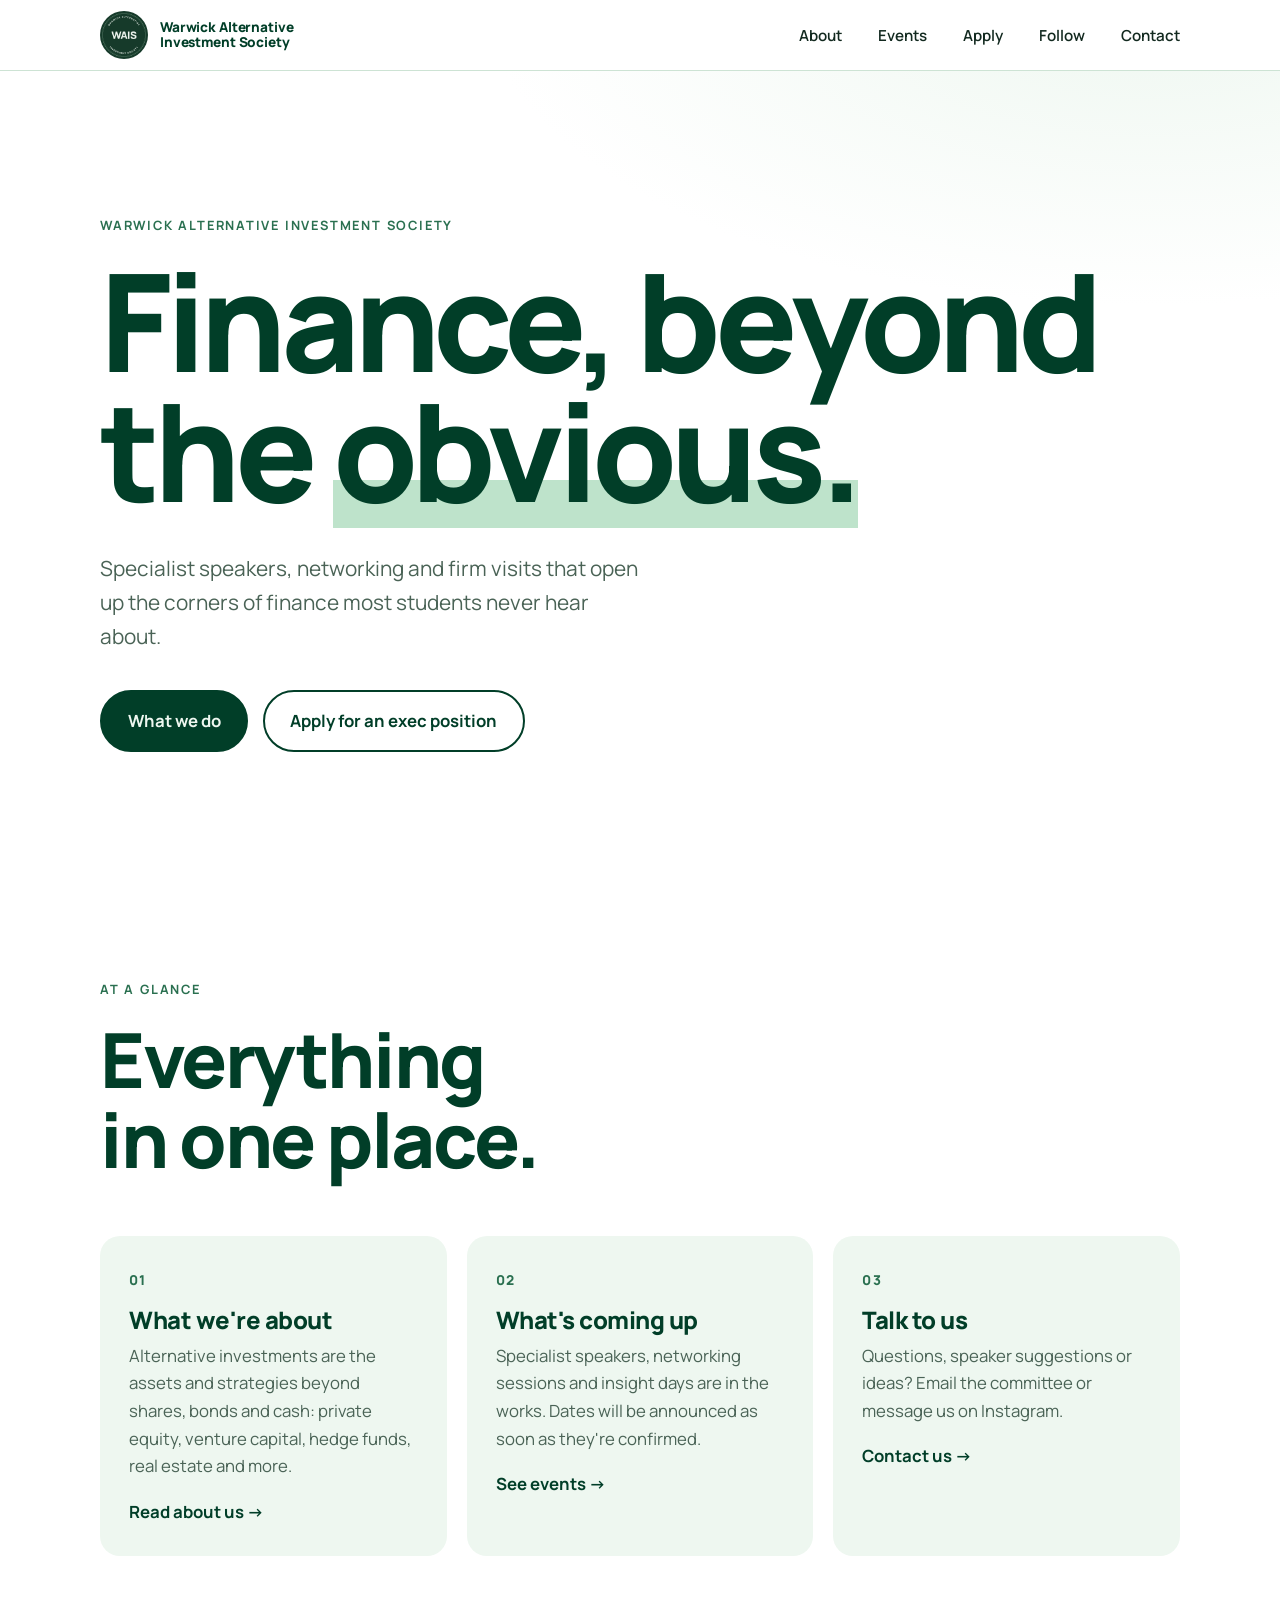
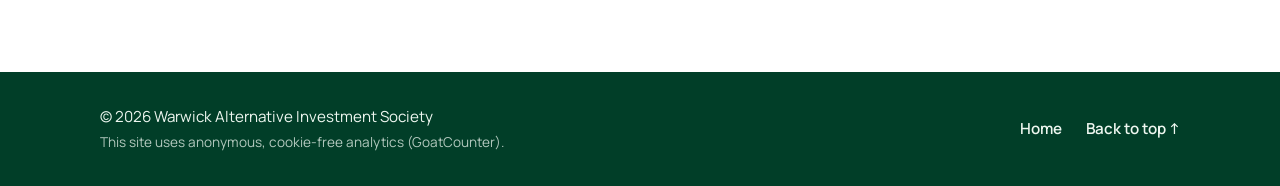
<file: index.html>
<!DOCTYPE html>
<!-- WARWICK ALTERNATIVE INVESTMENT SOCIETY | index.html
     Each page of the site is its own file (index, about, events, apply,
     follow, contact). They all share styles.css for the look. The nav bar and
     footer are the same on every page: if you change one, change it in every file. -->
<html lang="en-GB">

<head>
  <meta charset="UTF-8">
  <meta name="viewport" content="width=device-width, initial-scale=1">

  <!-- The name shown on the browser tab and in Google search results. -->
  <title>Warwick Alternative Investment Society</title>

  <!-- The short summary Google shows under the title in search results. -->
  <meta name="description" content="Specialist speakers, networking and firm visits that open routes into the lesser-known areas of finance. Warwick Alternative Investment Society.">

  <meta name="theme-color" content="#FFFFFF">
  <link rel="icon" href="images/logo.png" type="image/png">

  <!-- FONT: these three lines load the "Manrope" font from Google Fonts (free).
       If you delete them the site still works; it just uses a plain default font. -->
  <link rel="preconnect" href="https://fonts.googleapis.com">
  <link rel="preconnect" href="https://fonts.gstatic.com" crossorigin>
  <link href="https://fonts.googleapis.com/css2?family=Manrope:wght@400;500;600;700;800&display=swap" rel="stylesheet">

  <!-- Connects this page to styles.css, the file that controls the look.
       All files must stay in the same folder for this to work. -->
  <link rel="stylesheet" href="styles.css">

  <!-- VISITOR STATS (GoatCounter). Counts page views anonymously, with no
       cookies. View the results at https://safwanakj.goatcounter.com -->
  <script data-goatcounter="https://safwanakj.goatcounter.com/count"
          async src="//gc.zgo.at/count.js"></script>
</head>

<body id="top">

  <header class="site-header">
    <nav class="nav" aria-label="Main menu">
      <a class="brand" href="index.html">
        <img class="brand-logo" src="images/logo.png" alt="Warwick Alternative Investment Society logo">
        <span class="brand-name">Warwick Alternative<br>Investment Society</span>
      </a>
      <ul class="nav-links">
        <li><a href="about.html">About</a></li>
        <li><a href="events.html">Events</a></li>
        <li><a href="apply.html">Apply</a></li>
        <li><a href="follow.html">Follow</a></li>
        <li><a href="contact.html">Contact</a></li>
      </ul>
    </nav>
  </header>


  <main>

    <!-- ====================================================================
         HOME
         The first thing visitors see: a big headline and two buttons.
         ==================================================================== -->
    <section id="home" class="hero">
      <div class="container">

        <!-- The small label above the headline. -->
        <p class="eyebrow">Warwick Alternative Investment Society</p>

        <!-- The BIG headline (h1 = the most important heading on the page).
             The word inside the "highlight" tags gets the pale green marker
             effect underneath it. -->
        <h1 class="hero-title">Finance, beyond the <span class="highlight">obvious.</span></h1>

        <!-- The short sentence under the headline. -->
        <p class="hero-text">Specialist speakers, networking and firm visits that open up the corners of finance most students never hear about.</p>

        <!-- The two buttons. The first goes to the About page. The second goes to the
             exec applications page. -->
        <div class="button-row">
          <a class="button button-solid" href="about.html">What we do</a>
          <a class="button button-outline" href="apply.html">Apply for an exec position</a>
        </div>

      </div>
    </section>
    <!-- ====================================================================
         AT A GLANCE
         Short key facts that point visitors to the other pages. Each card is
         one "pillar" block with a link at the bottom. Copy a block to add one.
         ==================================================================== -->
    <section id="glance" class="section">
      <div class="container">

        <p class="eyebrow">At a glance</p>
        <h2 class="section-title">Everything in one place.</h2>

        <div class="pillars">

          <div class="pillar">
            <span class="pillar-number">01</span>
            <h3>What we're about</h3>
            <p>Alternative investments are the assets and strategies beyond shares, bonds and cash: private equity, venture capital, hedge funds, real estate and more.</p>
            <a class="pillar-link" href="about.html">Read about us <span aria-hidden="true">&rarr;</span></a>
          </div>

          <div class="pillar">
            <span class="pillar-number">02</span>
            <h3>What's coming up</h3>
            <p>Specialist speakers, networking sessions and insight days are in the works. Dates will be announced as soon as they're confirmed.</p>
            <a class="pillar-link" href="events.html">See events <span aria-hidden="true">&rarr;</span></a>
          </div>

          <div class="pillar">
            <span class="pillar-number">03</span>
            <h3>Talk to us</h3>
            <p>Questions, speaker suggestions or ideas? Email the committee or message us on Instagram.</p>
            <a class="pillar-link" href="contact.html">Contact us <span aria-hidden="true">&rarr;</span></a>
          </div>

        </div>
      </div>
    </section>

  </main>


  <footer class="site-footer">
    <div class="container footer-inner">
      <p>&copy; 2026 Warwick Alternative Investment Society<br><span class="footer-note">This site uses anonymous, cookie-free analytics (GoatCounter).</span></p>
      <div class="footer-links">
        <a href="index.html">Home</a>
        <a href="#top">Back to top &uarr;</a>
      </div>
    </div>
  </footer>

</body>
</html>
</file>
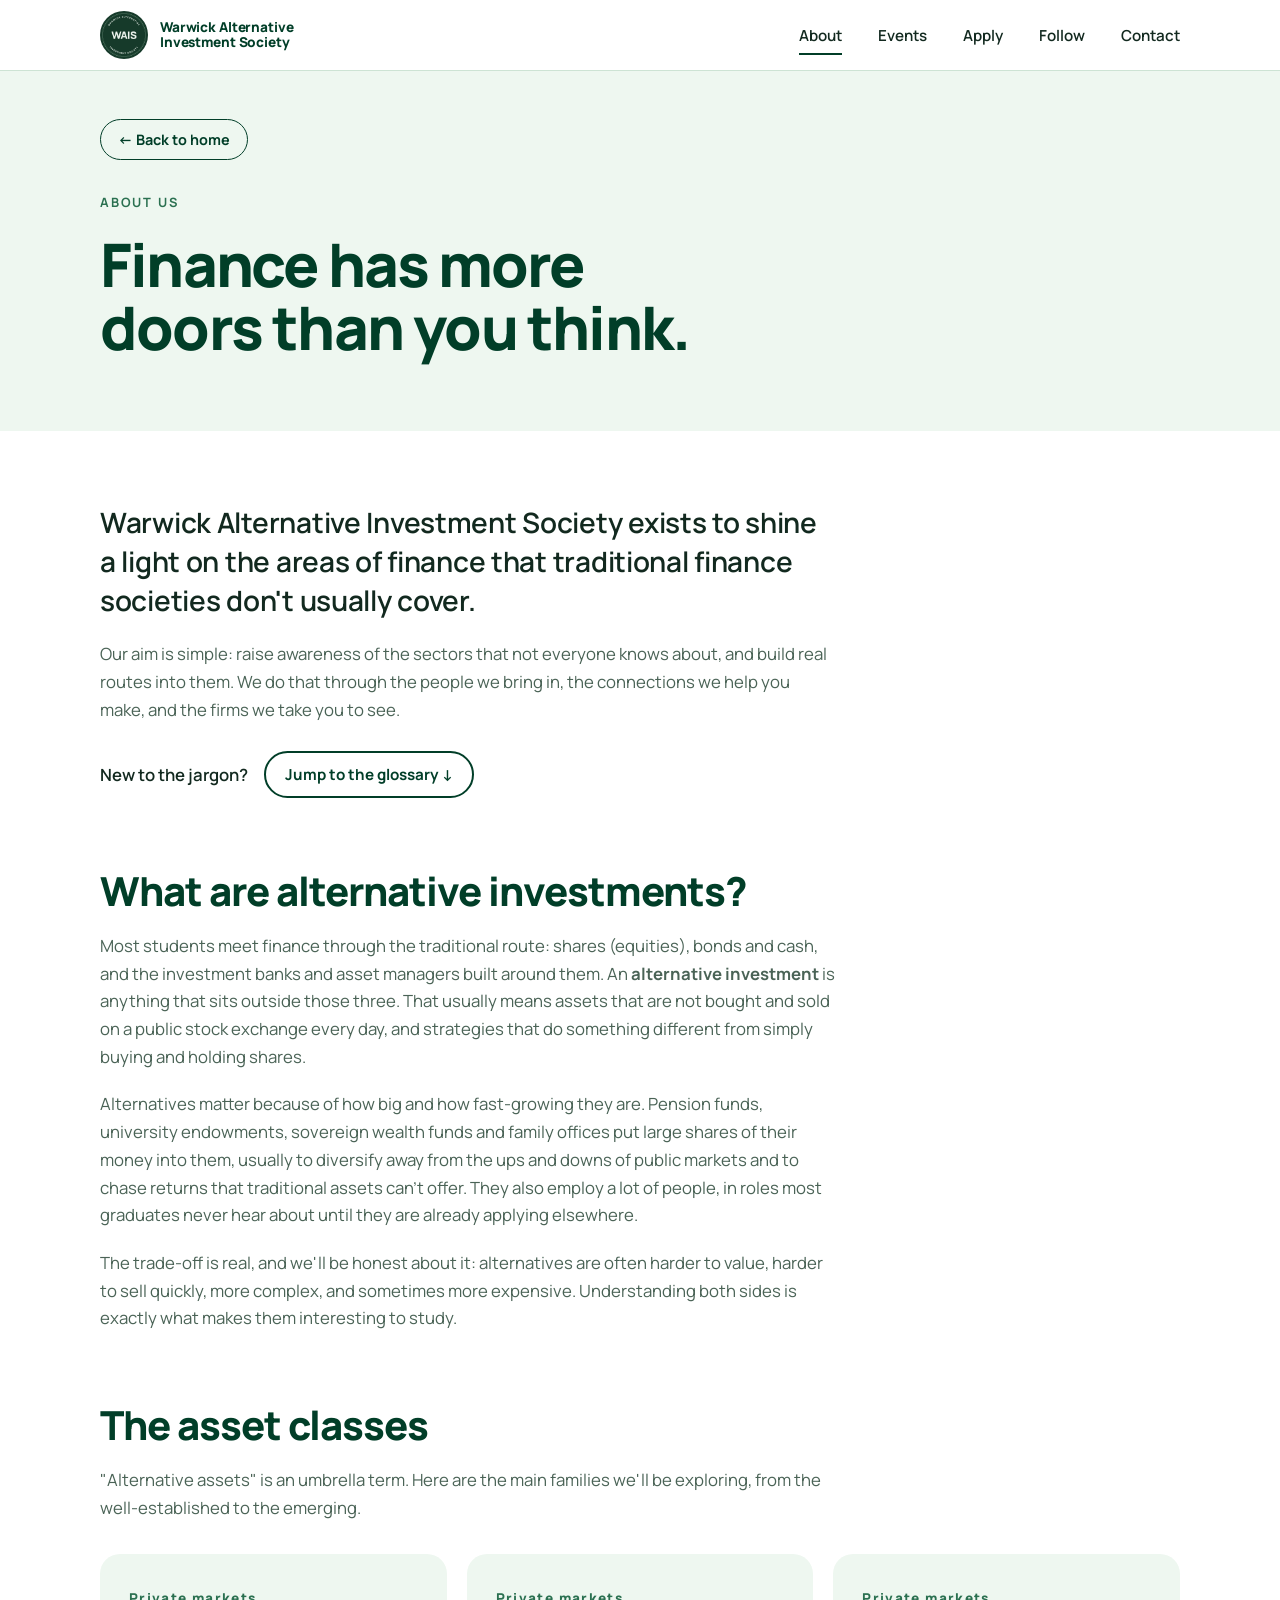
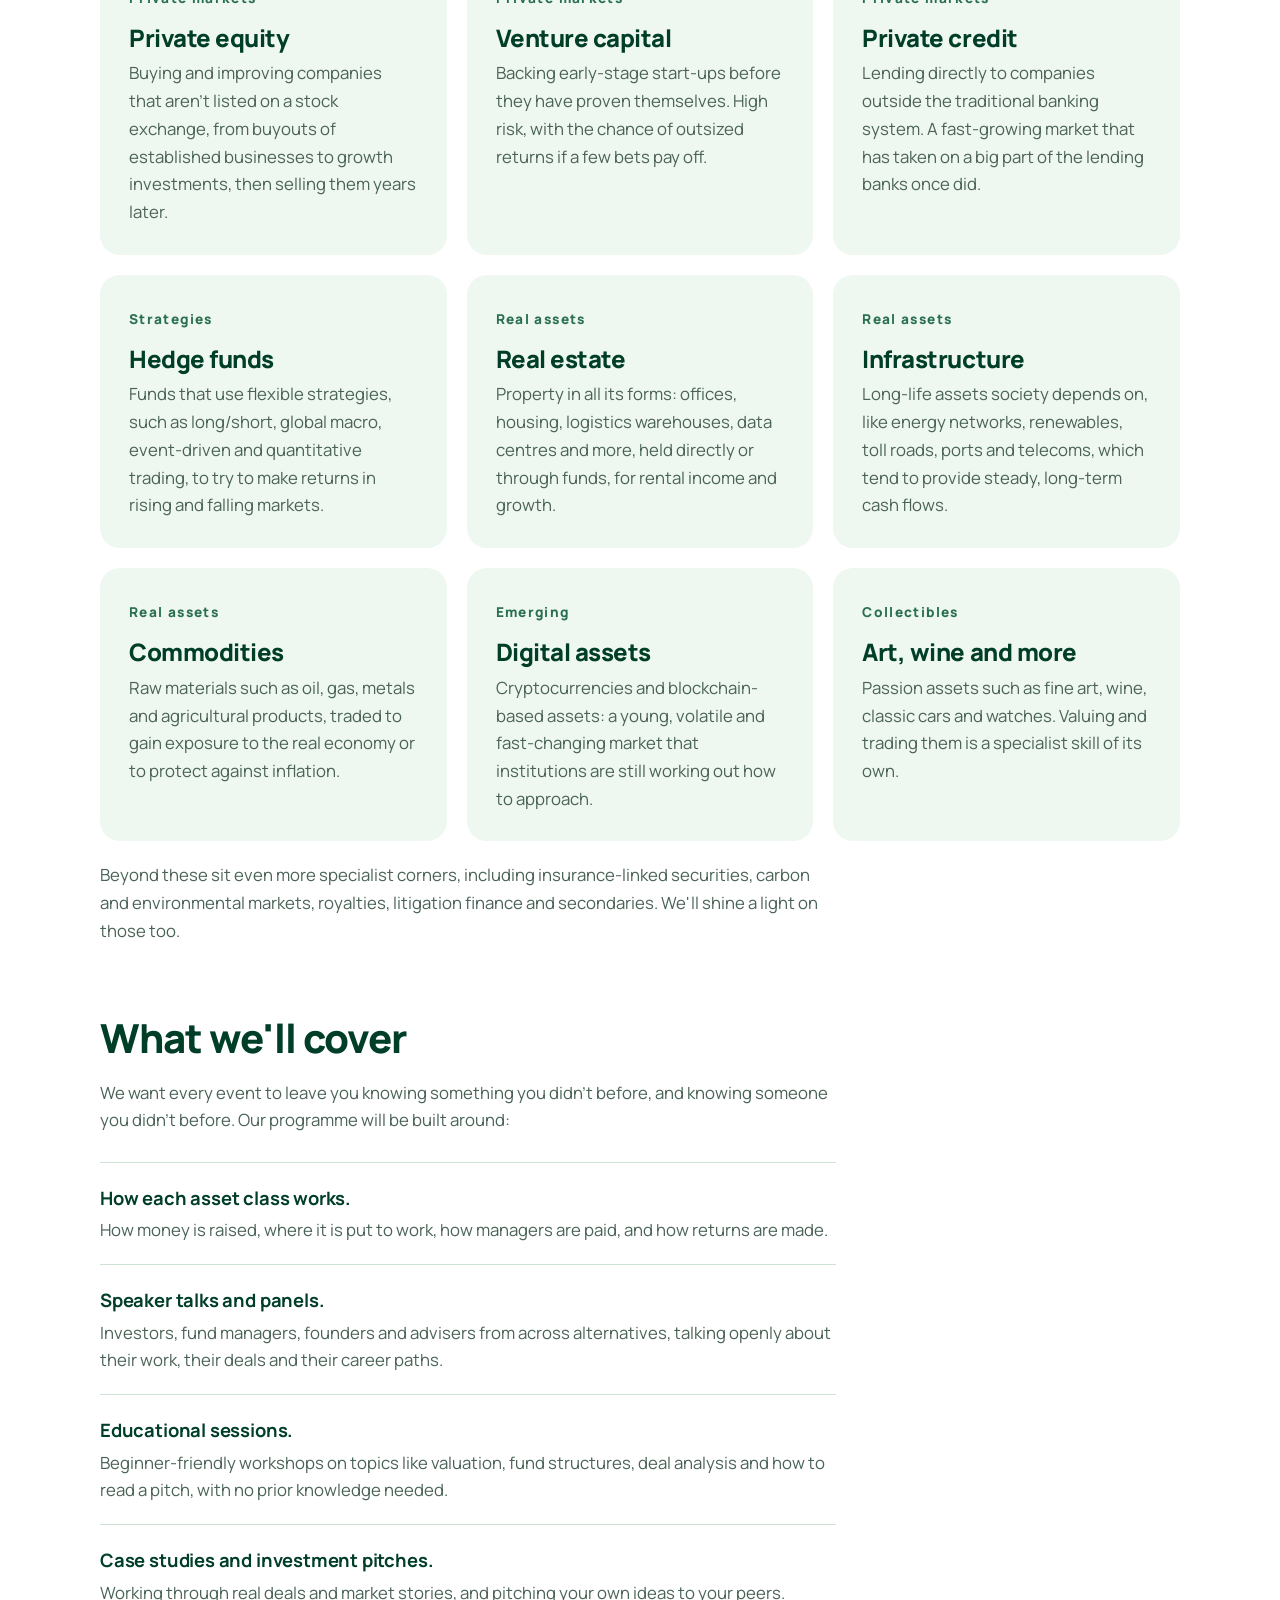
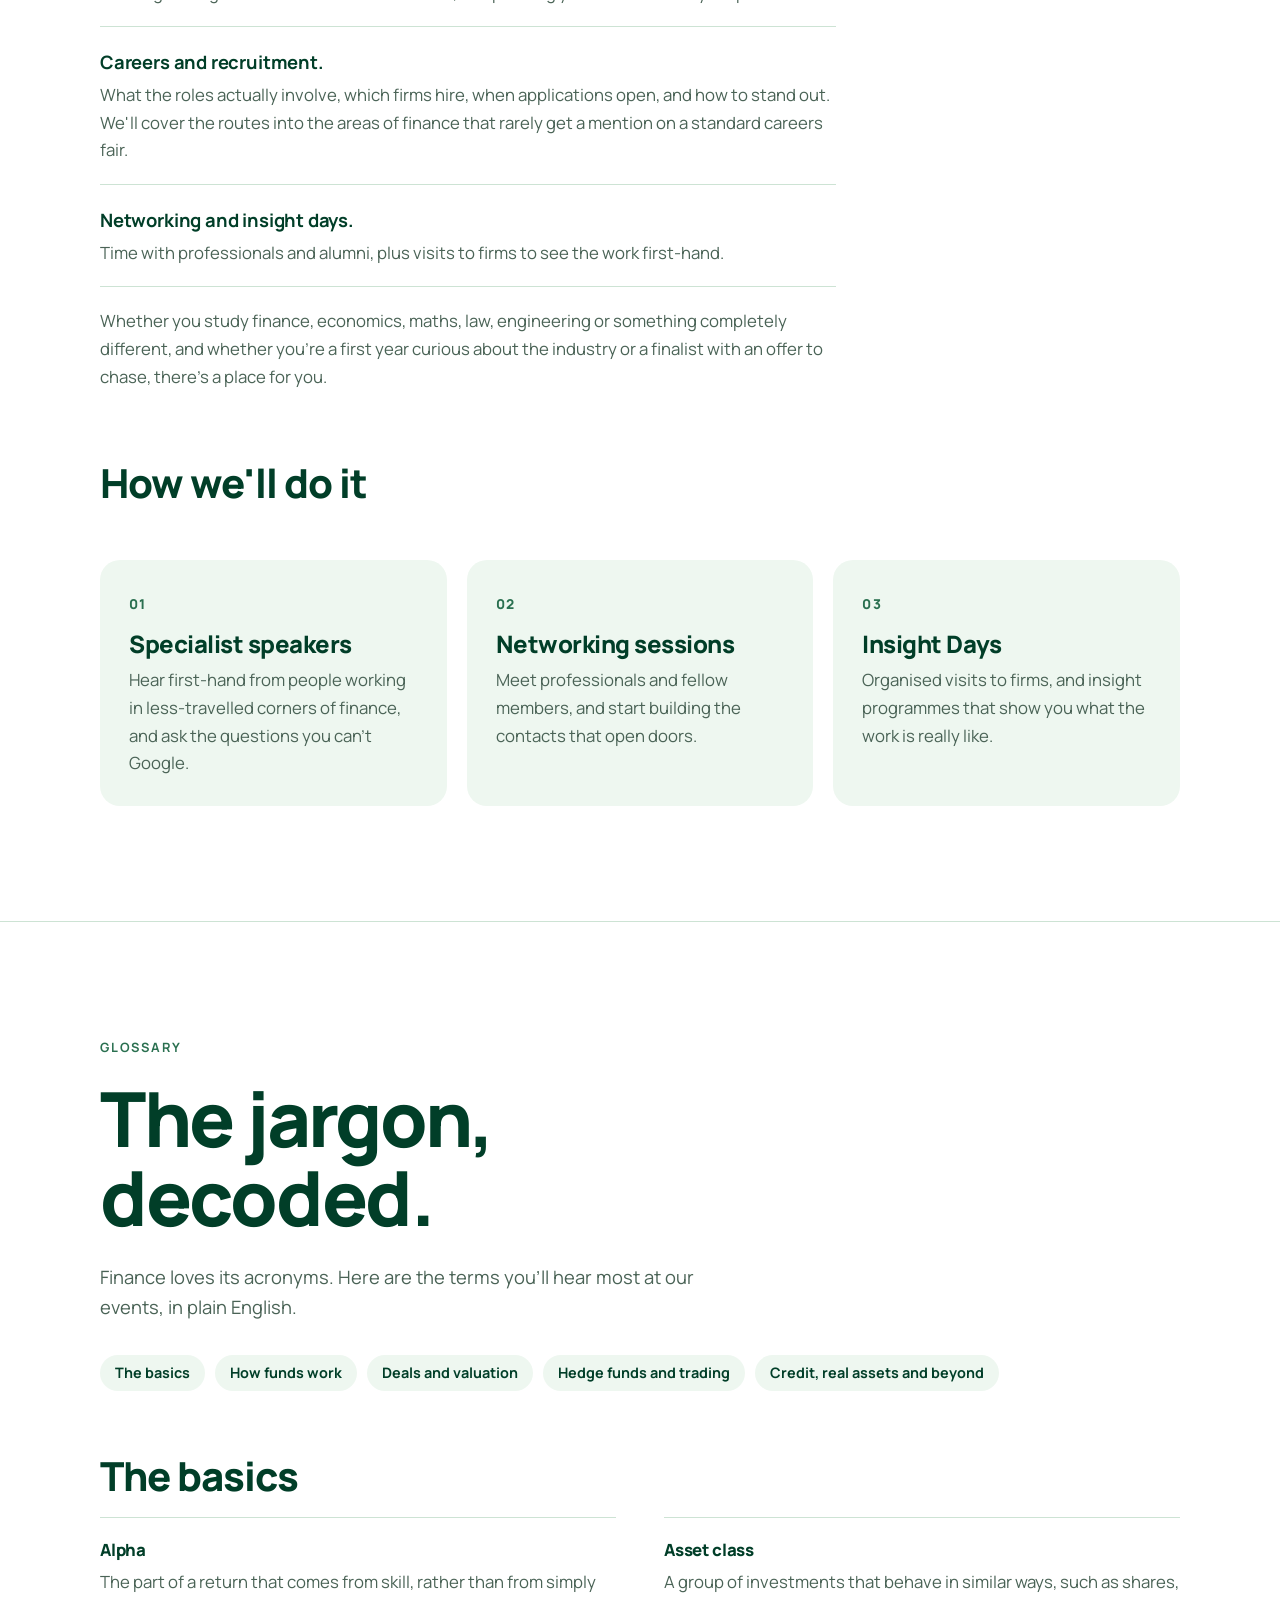
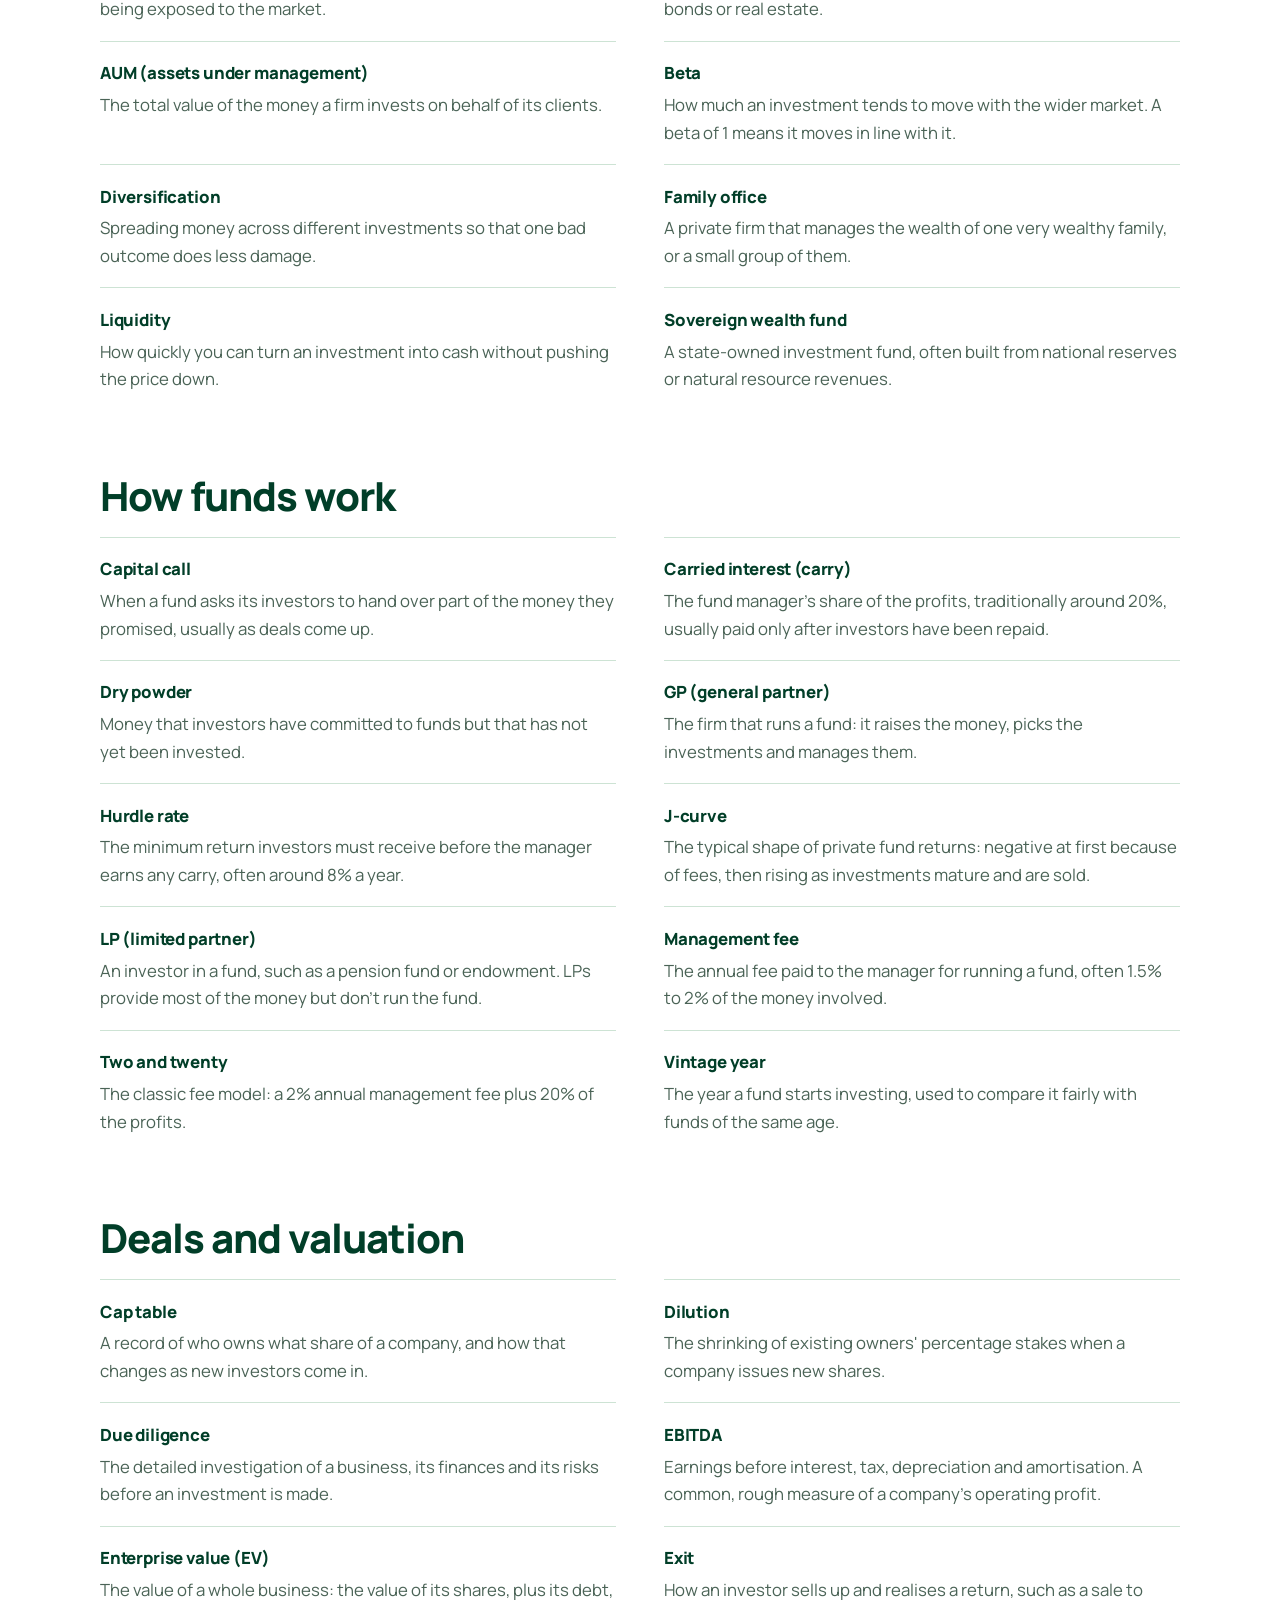
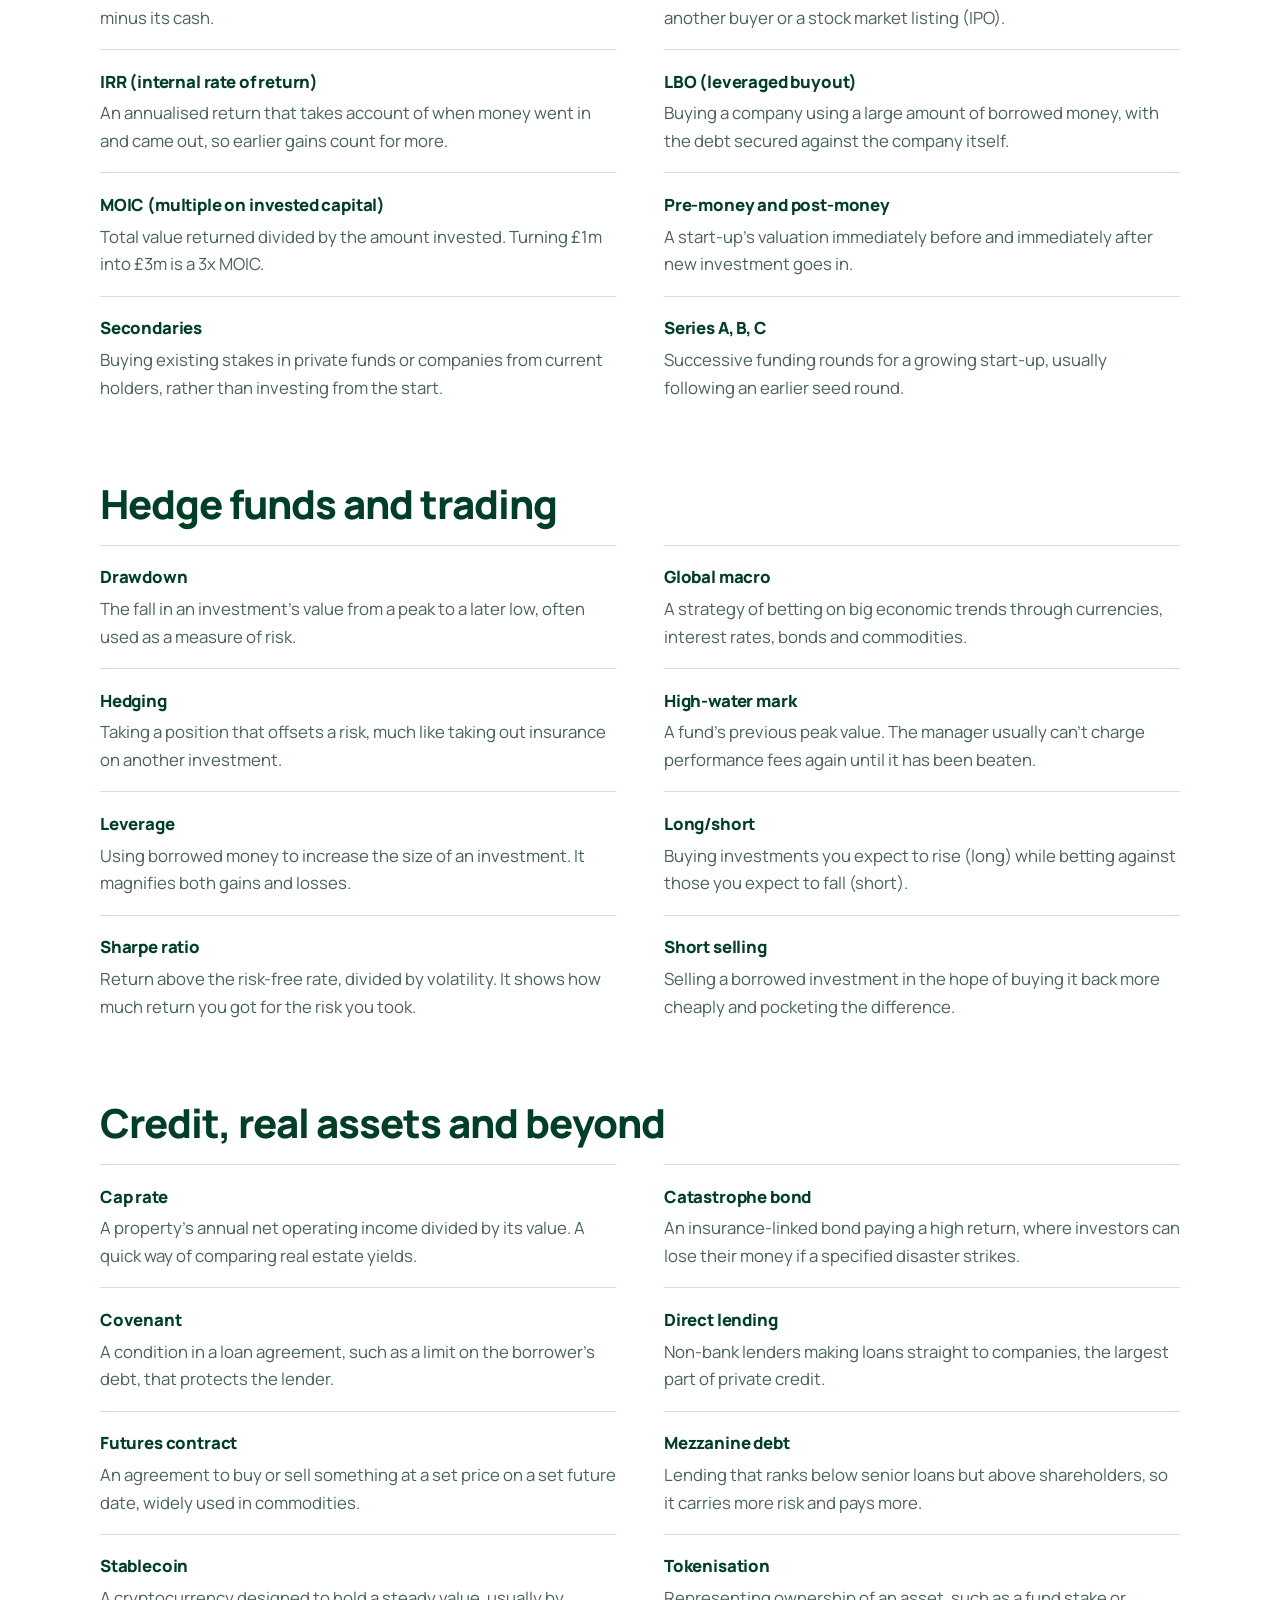
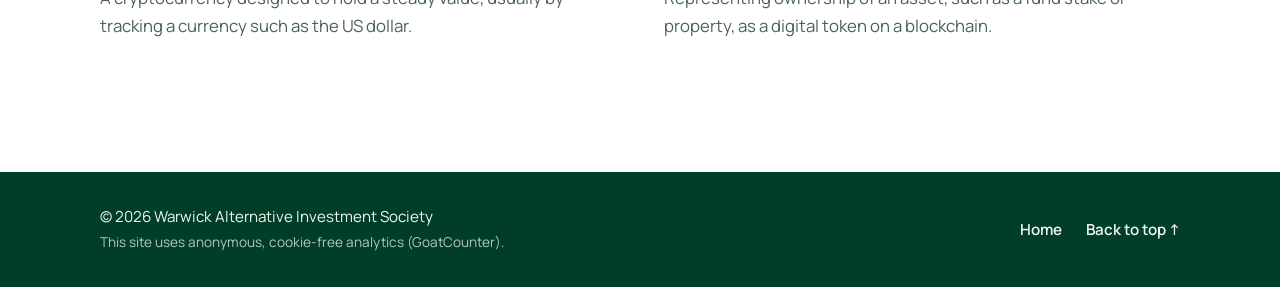
<file: about.html>
<!DOCTYPE html>
<!-- WARWICK ALTERNATIVE INVESTMENT SOCIETY | about.html
     Each page of the site is its own file (index, about, events, apply,
     follow, contact). They all share styles.css for the look. The nav bar and
     footer are the same on every page: if you change one, change it in every file. -->
<html lang="en-GB">

<head>
  <meta charset="UTF-8">
  <meta name="viewport" content="width=device-width, initial-scale=1">

  <!-- The name shown on the browser tab and in Google search results. -->
  <title>About | Warwick Alternative Investment Society</title>

  <!-- The short summary Google shows under the title in search results. -->
  <meta name="description" content="What alternative investments are, the main asset classes, and what Warwick Alternative Investment Society will cover in events, talks and sessions.">

  <meta name="theme-color" content="#FFFFFF">
  <link rel="icon" href="images/logo.png" type="image/png">

  <!-- FONT: these three lines load the "Manrope" font from Google Fonts (free).
       If you delete them the site still works; it just uses a plain default font. -->
  <link rel="preconnect" href="https://fonts.googleapis.com">
  <link rel="preconnect" href="https://fonts.gstatic.com" crossorigin>
  <link href="https://fonts.googleapis.com/css2?family=Manrope:wght@400;500;600;700;800&display=swap" rel="stylesheet">

  <!-- Connects this page to styles.css, the file that controls the look.
       All files must stay in the same folder for this to work. -->
  <link rel="stylesheet" href="styles.css">

  <!-- VISITOR STATS (GoatCounter). Counts page views anonymously, with no
       cookies. View the results at https://safwanakj.goatcounter.com -->
  <script data-goatcounter="https://safwanakj.goatcounter.com/count"
          async src="//gc.zgo.at/count.js"></script>
</head>

<body id="top">


  <header class="site-header">
    <nav class="nav" aria-label="Main menu">
      <a class="brand" href="index.html">
        <img class="brand-logo" src="images/logo.png" alt="Warwick Alternative Investment Society logo">
        <span class="brand-name">Warwick Alternative<br>Investment Society</span>
      </a>
      <ul class="nav-links">
        <li><a class="active" href="about.html" aria-current="page">About</a></li>
        <li><a href="events.html">Events</a></li>
        <li><a href="apply.html">Apply</a></li>
        <li><a href="follow.html">Follow</a></li>
        <li><a href="contact.html">Contact</a></li>
      </ul>
    </nav>
  </header>


  <main>

    <!-- The light green band at the top of the page, with the button back home. -->
    <section class="page-header">
      <div class="container">
        <a class="button button-outline button-back" href="index.html"><span aria-hidden="true">&larr;</span> Back to home</a>
        <p class="eyebrow">About us</p>
        <h1 class="section-title">Finance has more doors than you think.</h1>
      </div>
    </section>

    <!-- ====================================================================
         ABOUT
         Who you are, why you exist, and what you do.
         ==================================================================== -->
    <section id="about" class="section">
      <div class="container">


        <!-- Paragraphs describing the society. Edit the words freely. -->
        <div class="about-text">
          <p class="about-lead">Warwick Alternative Investment Society exists to shine a light on the areas of finance that traditional finance societies don't usually cover.</p>
          <p>Our aim is simple: raise awareness of the sectors that not everyone knows about, and build real routes into them. We do that through the people we bring in, the connections we help you make, and the firms we take you to see.</p>
          <p class="glossary-prompt">New to the jargon? <a class="button button-outline" href="#glossary">Jump to the glossary <span aria-hidden="true">&darr;</span></a></p>
        </div>

        <!-- WHAT ARE ALTERNATIVE INVESTMENTS? -->
        <div class="about-block">
          <h3 class="about-subtitle">What are alternative investments?</h3>
          <div class="about-text">
            <p>Most students meet finance through the traditional route: shares (equities), bonds and cash, and the investment banks and asset managers built around them. An <strong>alternative investment</strong> is anything that sits outside those three. That usually means assets that are not bought and sold on a public stock exchange every day, and strategies that do something different from simply buying and holding shares.</p>
            <p>Alternatives matter because of how big and how fast-growing they are. Pension funds, university endowments, sovereign wealth funds and family offices put large shares of their money into them, usually to diversify away from the ups and downs of public markets and to chase returns that traditional assets can't offer. They also employ a lot of people, in roles most graduates never hear about until they are already applying elsewhere.</p>
            <p>The trade-off is real, and we'll be honest about it: alternatives are often harder to value, harder to sell quickly, more complex, and sometimes more expensive. Understanding both sides is exactly what makes them interesting to study.</p>
          </div>
        </div>

        <!-- WHAT ARE ALTERNATIVE ASSETS? (THE ASSET CLASSES) -->
        <div class="about-block">
          <h3 class="about-subtitle">The asset classes</h3>
          <div class="about-text">
            <p>"Alternative assets" is an umbrella term. Here are the main families we'll be exploring, from the well-established to the emerging.</p>
          </div>

          <!-- One card per asset class. Copy a whole block to add another. -->
          <div class="pillars">

            <div class="pillar">
              <span class="pillar-number">Private markets</span>
              <h3>Private equity</h3>
              <p>Buying and improving companies that aren't listed on a stock exchange, from buyouts of established businesses to growth investments, then selling them years later.</p>
            </div>

            <div class="pillar">
              <span class="pillar-number">Private markets</span>
              <h3>Venture capital</h3>
              <p>Backing early-stage start-ups before they have proven themselves. High risk, with the chance of outsized returns if a few bets pay off.</p>
            </div>

            <div class="pillar">
              <span class="pillar-number">Private markets</span>
              <h3>Private credit</h3>
              <p>Lending directly to companies outside the traditional banking system. A fast-growing market that has taken on a big part of the lending banks once did.</p>
            </div>

            <div class="pillar">
              <span class="pillar-number">Strategies</span>
              <h3>Hedge funds</h3>
              <p>Funds that use flexible strategies, such as long/short, global macro, event-driven and quantitative trading, to try to make returns in rising and falling markets.</p>
            </div>

            <div class="pillar">
              <span class="pillar-number">Real assets</span>
              <h3>Real estate</h3>
              <p>Property in all its forms: offices, housing, logistics warehouses, data centres and more, held directly or through funds, for rental income and growth.</p>
            </div>

            <div class="pillar">
              <span class="pillar-number">Real assets</span>
              <h3>Infrastructure</h3>
              <p>Long-life assets society depends on, like energy networks, renewables, toll roads, ports and telecoms, which tend to provide steady, long-term cash flows.</p>
            </div>

            <div class="pillar">
              <span class="pillar-number">Real assets</span>
              <h3>Commodities</h3>
              <p>Raw materials such as oil, gas, metals and agricultural products, traded to gain exposure to the real economy or to protect against inflation.</p>
            </div>

            <div class="pillar">
              <span class="pillar-number">Emerging</span>
              <h3>Digital assets</h3>
              <p>Cryptocurrencies and blockchain-based assets: a young, volatile and fast-changing market that institutions are still working out how to approach.</p>
            </div>

            <div class="pillar">
              <span class="pillar-number">Collectibles</span>
              <h3>Art, wine and more</h3>
              <p>Passion assets such as fine art, wine, classic cars and watches. Valuing and trading them is a specialist skill of its own.</p>
            </div>

          </div>

          <div class="about-text about-footnote">
            <p>Beyond these sit even more specialist corners, including insurance-linked securities, carbon and environmental markets, royalties, litigation finance and secondaries. We'll shine a light on those too.</p>
          </div>
        </div>

        <!-- WHAT WE WILL COVER -->
        <div class="about-block">
          <h3 class="about-subtitle">What we'll cover</h3>
          <div class="about-text">
            <p>We want every event to leave you knowing something you didn't before, and knowing someone you didn't before. Our programme will be built around:</p>
          </div>

          <ul class="topic-list">
            <li>
              <strong>How each asset class works.</strong>
              How money is raised, where it is put to work, how managers are paid, and how returns are made.
            </li>
            <li>
              <strong>Speaker talks and panels.</strong>
              Investors, fund managers, founders and advisers from across alternatives, talking openly about their work, their deals and their career paths.
            </li>
            <li>
              <strong>Educational sessions.</strong>
              Beginner-friendly workshops on topics like valuation, fund structures, deal analysis and how to read a pitch, with no prior knowledge needed.
            </li>
            <li>
              <strong>Case studies and investment pitches.</strong>
              Working through real deals and market stories, and pitching your own ideas to your peers.
            </li>
            <li>
              <strong>Careers and recruitment.</strong>
              What the roles actually involve, which firms hire, when applications open, and how to stand out. We'll cover the routes into the areas of finance that rarely get a mention on a standard careers fair.
            </li>
            <li>
              <strong>Networking and insight days.</strong>
              Time with professionals and alumni, plus visits to firms to see the work first-hand.
            </li>
          </ul>

          <div class="about-text about-footnote">
            <p>Whether you study finance, economics, maths, law, engineering or something completely different, and whether you're a first year curious about the industry or a finalist with an offer to chase, there's a place for you.</p>
          </div>
        </div>

        <!-- THREE CARDS describing the types of event the society runs.
             Each card is one "pillar" block. To add a fourth, copy a whole
             block (from its opening div to its closing div) and paste it
             below the last one. It will start a new row. -->
        <h3 class="about-subtitle about-subtitle-spaced">How we'll do it</h3>
        <div class="pillars">

          <div class="pillar">
            <span class="pillar-number">01</span>
            <h3>Specialist speakers</h3>
            <p>Hear first-hand from people working in less-travelled corners of finance, and ask the questions you can't Google.</p>
          </div>

          <div class="pillar">
            <span class="pillar-number">02</span>
            <h3>Networking sessions</h3>
            <p>Meet professionals and fellow members, and start building the contacts that open doors.</p>
          </div>

          <div class="pillar">
            <span class="pillar-number">03</span>
            <h3>Insight Days</h3>
            <p>Organised visits to firms, and insight programmes that show you what the work is really like.</p>
          </div>

        </div>
      </div>
    </section>

    <!-- ====================================================================
         GLOSSARY
         Plain-English definitions, grouped by theme and alphabetical within
         each group. TO ADD A TERM: copy a whole div (dt is the term, dd is
         the definition) and paste it in the right place.
         ==================================================================== -->
    <section id="glossary" class="section section-glossary">
      <div class="container">

        <p class="eyebrow">Glossary</p>
        <h2 class="section-title">The jargon, decoded.</h2>
        <p class="section-intro">Finance loves its acronyms. Here are the terms you'll hear most at our events, in plain English.</p>

        <div class="glossary-jump">
          <a class="glossary-chip" href="#basics">The basics</a>
          <a class="glossary-chip" href="#funds">How funds work</a>
          <a class="glossary-chip" href="#deals">Deals and valuation</a>
          <a class="glossary-chip" href="#markets">Hedge funds and trading</a>
          <a class="glossary-chip" href="#real">Credit, real assets and beyond</a>
        </div>

        <div class="glossary-group" id="basics">
          <h3 class="about-subtitle">The basics</h3>
          <dl class="glossary-list">
            <div>
              <dt>Alpha</dt>
              <dd>The part of a return that comes from skill, rather than from simply being exposed to the market.</dd>
            </div>
            <div>
              <dt>Asset class</dt>
              <dd>A group of investments that behave in similar ways, such as shares, bonds or real estate.</dd>
            </div>
            <div>
              <dt>AUM (assets under management)</dt>
              <dd>The total value of the money a firm invests on behalf of its clients.</dd>
            </div>
            <div>
              <dt>Beta</dt>
              <dd>How much an investment tends to move with the wider market. A beta of 1 means it moves in line with it.</dd>
            </div>
            <div>
              <dt>Diversification</dt>
              <dd>Spreading money across different investments so that one bad outcome does less damage.</dd>
            </div>
            <div>
              <dt>Family office</dt>
              <dd>A private firm that manages the wealth of one very wealthy family, or a small group of them.</dd>
            </div>
            <div>
              <dt>Liquidity</dt>
              <dd>How quickly you can turn an investment into cash without pushing the price down.</dd>
            </div>
            <div>
              <dt>Sovereign wealth fund</dt>
              <dd>A state-owned investment fund, often built from national reserves or natural resource revenues.</dd>
            </div>
          </dl>
        </div>

        <div class="glossary-group" id="funds">
          <h3 class="about-subtitle">How funds work</h3>
          <dl class="glossary-list">
            <div>
              <dt>Capital call</dt>
              <dd>When a fund asks its investors to hand over part of the money they promised, usually as deals come up.</dd>
            </div>
            <div>
              <dt>Carried interest (carry)</dt>
              <dd>The fund manager's share of the profits, traditionally around 20%, usually paid only after investors have been repaid.</dd>
            </div>
            <div>
              <dt>Dry powder</dt>
              <dd>Money that investors have committed to funds but that has not yet been invested.</dd>
            </div>
            <div>
              <dt>GP (general partner)</dt>
              <dd>The firm that runs a fund: it raises the money, picks the investments and manages them.</dd>
            </div>
            <div>
              <dt>Hurdle rate</dt>
              <dd>The minimum return investors must receive before the manager earns any carry, often around 8% a year.</dd>
            </div>
            <div>
              <dt>J-curve</dt>
              <dd>The typical shape of private fund returns: negative at first because of fees, then rising as investments mature and are sold.</dd>
            </div>
            <div>
              <dt>LP (limited partner)</dt>
              <dd>An investor in a fund, such as a pension fund or endowment. LPs provide most of the money but don't run the fund.</dd>
            </div>
            <div>
              <dt>Management fee</dt>
              <dd>The annual fee paid to the manager for running a fund, often 1.5% to 2% of the money involved.</dd>
            </div>
            <div>
              <dt>Two and twenty</dt>
              <dd>The classic fee model: a 2% annual management fee plus 20% of the profits.</dd>
            </div>
            <div>
              <dt>Vintage year</dt>
              <dd>The year a fund starts investing, used to compare it fairly with funds of the same age.</dd>
            </div>
          </dl>
        </div>

        <div class="glossary-group" id="deals">
          <h3 class="about-subtitle">Deals and valuation</h3>
          <dl class="glossary-list">
            <div>
              <dt>Cap table</dt>
              <dd>A record of who owns what share of a company, and how that changes as new investors come in.</dd>
            </div>
            <div>
              <dt>Dilution</dt>
              <dd>The shrinking of existing owners' percentage stakes when a company issues new shares.</dd>
            </div>
            <div>
              <dt>Due diligence</dt>
              <dd>The detailed investigation of a business, its finances and its risks before an investment is made.</dd>
            </div>
            <div>
              <dt>EBITDA</dt>
              <dd>Earnings before interest, tax, depreciation and amortisation. A common, rough measure of a company's operating profit.</dd>
            </div>
            <div>
              <dt>Enterprise value (EV)</dt>
              <dd>The value of a whole business: the value of its shares, plus its debt, minus its cash.</dd>
            </div>
            <div>
              <dt>Exit</dt>
              <dd>How an investor sells up and realises a return, such as a sale to another buyer or a stock market listing (IPO).</dd>
            </div>
            <div>
              <dt>IRR (internal rate of return)</dt>
              <dd>An annualised return that takes account of when money went in and came out, so earlier gains count for more.</dd>
            </div>
            <div>
              <dt>LBO (leveraged buyout)</dt>
              <dd>Buying a company using a large amount of borrowed money, with the debt secured against the company itself.</dd>
            </div>
            <div>
              <dt>MOIC (multiple on invested capital)</dt>
              <dd>Total value returned divided by the amount invested. Turning £1m into £3m is a 3x MOIC.</dd>
            </div>
            <div>
              <dt>Pre-money and post-money</dt>
              <dd>A start-up's valuation immediately before and immediately after new investment goes in.</dd>
            </div>
            <div>
              <dt>Secondaries</dt>
              <dd>Buying existing stakes in private funds or companies from current holders, rather than investing from the start.</dd>
            </div>
            <div>
              <dt>Series A, B, C</dt>
              <dd>Successive funding rounds for a growing start-up, usually following an earlier seed round.</dd>
            </div>
          </dl>
        </div>

        <div class="glossary-group" id="markets">
          <h3 class="about-subtitle">Hedge funds and trading</h3>
          <dl class="glossary-list">
            <div>
              <dt>Drawdown</dt>
              <dd>The fall in an investment's value from a peak to a later low, often used as a measure of risk.</dd>
            </div>
            <div>
              <dt>Global macro</dt>
              <dd>A strategy of betting on big economic trends through currencies, interest rates, bonds and commodities.</dd>
            </div>
            <div>
              <dt>Hedging</dt>
              <dd>Taking a position that offsets a risk, much like taking out insurance on another investment.</dd>
            </div>
            <div>
              <dt>High-water mark</dt>
              <dd>A fund's previous peak value. The manager usually can't charge performance fees again until it has been beaten.</dd>
            </div>
            <div>
              <dt>Leverage</dt>
              <dd>Using borrowed money to increase the size of an investment. It magnifies both gains and losses.</dd>
            </div>
            <div>
              <dt>Long/short</dt>
              <dd>Buying investments you expect to rise (long) while betting against those you expect to fall (short).</dd>
            </div>
            <div>
              <dt>Sharpe ratio</dt>
              <dd>Return above the risk-free rate, divided by volatility. It shows how much return you got for the risk you took.</dd>
            </div>
            <div>
              <dt>Short selling</dt>
              <dd>Selling a borrowed investment in the hope of buying it back more cheaply and pocketing the difference.</dd>
            </div>
          </dl>
        </div>

        <div class="glossary-group" id="real">
          <h3 class="about-subtitle">Credit, real assets and beyond</h3>
          <dl class="glossary-list">
            <div>
              <dt>Cap rate</dt>
              <dd>A property's annual net operating income divided by its value. A quick way of comparing real estate yields.</dd>
            </div>
            <div>
              <dt>Catastrophe bond</dt>
              <dd>An insurance-linked bond paying a high return, where investors can lose their money if a specified disaster strikes.</dd>
            </div>
            <div>
              <dt>Covenant</dt>
              <dd>A condition in a loan agreement, such as a limit on the borrower's debt, that protects the lender.</dd>
            </div>
            <div>
              <dt>Direct lending</dt>
              <dd>Non-bank lenders making loans straight to companies, the largest part of private credit.</dd>
            </div>
            <div>
              <dt>Futures contract</dt>
              <dd>An agreement to buy or sell something at a set price on a set future date, widely used in commodities.</dd>
            </div>
            <div>
              <dt>Mezzanine debt</dt>
              <dd>Lending that ranks below senior loans but above shareholders, so it carries more risk and pays more.</dd>
            </div>
            <div>
              <dt>Stablecoin</dt>
              <dd>A cryptocurrency designed to hold a steady value, usually by tracking a currency such as the US dollar.</dd>
            </div>
            <div>
              <dt>Tokenisation</dt>
              <dd>Representing ownership of an asset, such as a fund stake or property, as a digital token on a blockchain.</dd>
            </div>
          </dl>
        </div>

      </div>
    </section>

  </main>


  <footer class="site-footer">
    <div class="container footer-inner">
      <p>&copy; 2026 Warwick Alternative Investment Society<br><span class="footer-note">This site uses anonymous, cookie-free analytics (GoatCounter).</span></p>
      <div class="footer-links">
        <a href="index.html">Home</a>
        <a href="#top">Back to top &uarr;</a>
      </div>
    </div>
  </footer>

</body>
</html>
</file>
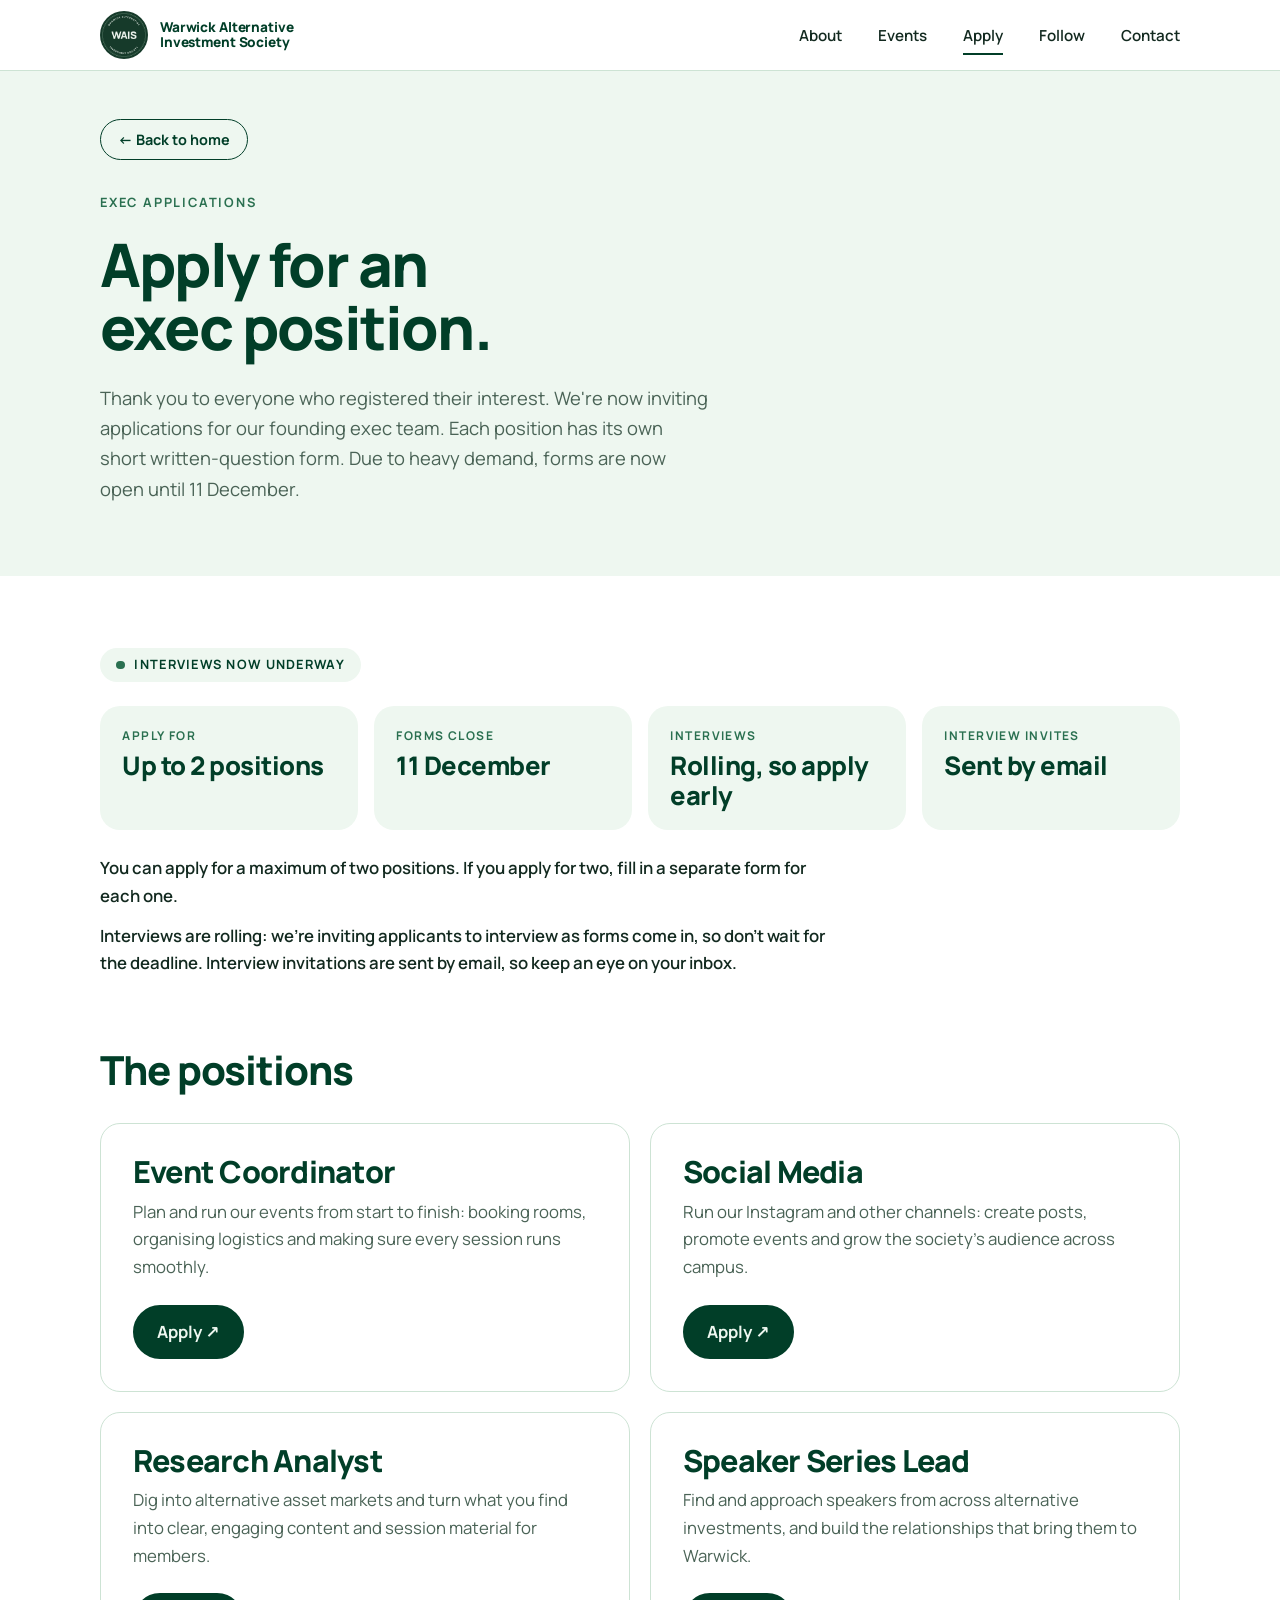
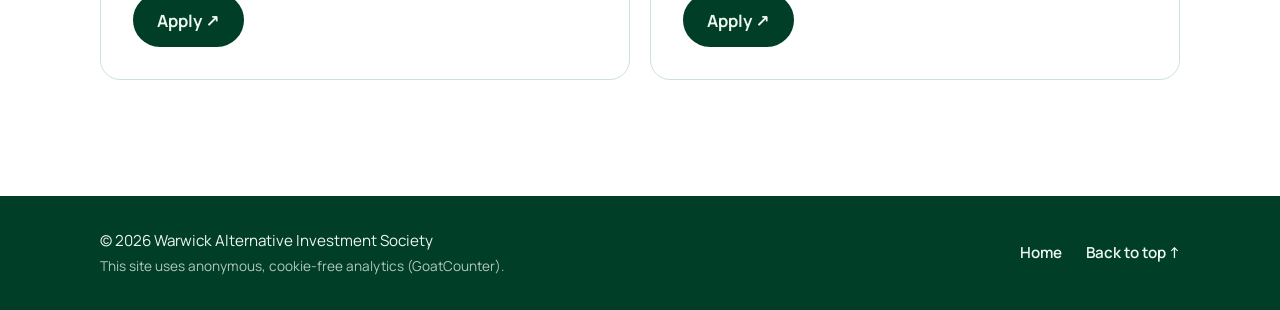
<file: apply.html>
<!DOCTYPE html>
<!-- WARWICK ALTERNATIVE INVESTMENT SOCIETY | apply.html
     Each page of the site is its own file (index, about, events, apply,
     follow, contact). They all share styles.css for the look. The nav bar and
     footer are the same on every page: if you change one, change it in every file. -->
<html lang="en-GB">

<head>
  <meta charset="UTF-8">
  <meta name="viewport" content="width=device-width, initial-scale=1">

  <!-- The name shown on the browser tab and in Google search results. -->
  <title>Apply | Warwick Alternative Investment Society</title>

  <!-- The short summary Google shows under the title in search results. -->
  <meta name="description" content="Apply for an exec position at Warwick Alternative Investment Society: Event Coordinator, Social Media, Research Analyst or Speaker Series Lead.">

  <meta name="theme-color" content="#FFFFFF">
  <link rel="icon" href="images/logo.png" type="image/png">

  <!-- FONT: these three lines load the "Manrope" font from Google Fonts (free).
       If you delete them the site still works; it just uses a plain default font. -->
  <link rel="preconnect" href="https://fonts.googleapis.com">
  <link rel="preconnect" href="https://fonts.gstatic.com" crossorigin>
  <link href="https://fonts.googleapis.com/css2?family=Manrope:wght@400;500;600;700;800&display=swap" rel="stylesheet">

  <!-- Connects this page to styles.css, the file that controls the look.
       All files must stay in the same folder for this to work. -->
  <link rel="stylesheet" href="styles.css">

  <!-- VISITOR STATS (GoatCounter). Counts page views anonymously, with no
       cookies. View the results at https://safwanakj.goatcounter.com -->
  <script data-goatcounter="https://safwanakj.goatcounter.com/count"
          async src="//gc.zgo.at/count.js"></script>
</head>

<body id="top">


  <header class="site-header">
    <nav class="nav" aria-label="Main menu">
      <a class="brand" href="index.html">
        <img class="brand-logo" src="images/logo.png" alt="Warwick Alternative Investment Society logo">
        <span class="brand-name">Warwick Alternative<br>Investment Society</span>
      </a>
      <ul class="nav-links">
        <li><a href="about.html">About</a></li>
        <li><a href="events.html">Events</a></li>
        <li><a class="active" href="apply.html" aria-current="page">Apply</a></li>
        <li><a href="follow.html">Follow</a></li>
        <li><a href="contact.html">Contact</a></li>
      </ul>
    </nav>
  </header>


  <main>

    <!-- The light green band at the top of the page, with the button back home. -->
    <section class="page-header">
      <div class="container">
        <a class="button button-outline button-back" href="index.html"><span aria-hidden="true">&larr;</span> Back to home</a>
        <p class="eyebrow">Exec applications</p>
        <h1 class="section-title">Apply for an exec position.</h1>
        <p class="section-intro">Thank you to everyone who registered their interest. We're now inviting applications for our founding exec team. Each position has its own short written-question form. Due to heavy demand, forms are now open until 11 December.</p>
      </div>
    </section>


    <!-- ====================================================================
         KEY DATES AND RULES
         Update the dates here if the timeline changes.
         ==================================================================== -->
    <section id="apply" class="section">
      <div class="container">

        <!-- The status label. Delete it once interviews have finished. -->
        <p class="status-pill"><span class="status-dot" aria-hidden="true"></span>Interviews now underway</p>

        <ul class="facts">
          <li class="fact">
            <span class="fact-label">Apply for</span>
            <span class="fact-value">Up to 2 positions</span>
          </li>
          <li class="fact">
            <span class="fact-label">Forms close</span>
            <span class="fact-value">11 December</span>
          </li>
          <li class="fact">
            <span class="fact-label">Interviews</span>
            <span class="fact-value">Rolling, so apply early</span>
          </li>
          <li class="fact">
            <span class="fact-label">Interview invites</span>
            <span class="fact-value">Sent by email</span>
          </li>
        </ul>

        <p class="apply-note">You can apply for a maximum of two positions. If you apply for two, fill in a separate form for each one.</p>
        <p class="apply-note">Interviews are rolling: we're inviting applicants to interview as forms come in, so don't wait for the deadline. Interview invitations are sent by email, so keep an eye on your inbox.</p>


        <!-- ================================================================
             THE POSITIONS
             Each position is one "role-card" block. TO ADD A POSITION: copy
             a whole block (from its opening article tag to its closing one),
             paste it below the last one, and change the title, description
             and form link. Give its data-goatcounter-click its own name so
             GoatCounter counts its clicks separately.
             TO CLOSE APPLICATIONS: delete the cards, or this whole page.
             ================================================================ -->
        <h2 class="about-subtitle about-subtitle-spaced">The positions</h2>

        <div class="role-grid">

          <!-- EVENT COORDINATOR -->
          <article class="role-card">
            <h3 class="role-title">Event Coordinator</h3>
            <p class="role-description">Plan and run our events from start to finish: booking rooms, organising logistics and making sure every session runs smoothly.</p>
            <a class="button button-solid role-button" data-goatcounter-click="apply-event-coordinator" data-goatcounter-title="Application form: Event Coordinator" href="https://forms.cloud.microsoft/e/B6qrpKNk59" target="_blank" rel="noopener">Apply <span aria-hidden="true">&nearr;</span></a>
          </article>

          <!-- SOCIAL MEDIA -->
          <article class="role-card">
            <h3 class="role-title">Social Media</h3>
            <p class="role-description">Run our Instagram and other channels: create posts, promote events and grow the society's audience across campus.</p>
            <a class="button button-solid role-button" data-goatcounter-click="apply-social-media" data-goatcounter-title="Application form: Social Media" href="https://forms.cloud.microsoft/e/BAjdCDXBkZ" target="_blank" rel="noopener">Apply <span aria-hidden="true">&nearr;</span></a>
          </article>

          <!-- RESEARCH ANALYST -->
          <article class="role-card">
            <h3 class="role-title">Research Analyst</h3>
            <p class="role-description">Dig into alternative asset markets and turn what you find into clear, engaging content and session material for members.</p>
            <a class="button button-solid role-button" data-goatcounter-click="apply-research-analyst" data-goatcounter-title="Application form: Research Analyst" href="https://forms.cloud.microsoft/e/tGkcgvhjBS" target="_blank" rel="noopener">Apply <span aria-hidden="true">&nearr;</span></a>
          </article>

          <!-- SPEAKER SERIES LEAD -->
          <article class="role-card">
            <h3 class="role-title">Speaker Series Lead</h3>
            <p class="role-description">Find and approach speakers from across alternative investments, and build the relationships that bring them to Warwick.</p>
            <a class="button button-solid role-button" data-goatcounter-click="apply-speaker-series-lead" data-goatcounter-title="Application form: Speaker Series Lead" href="https://forms.cloud.microsoft/e/8CL9YnPg9f" target="_blank" rel="noopener">Apply <span aria-hidden="true">&nearr;</span></a>
          </article>

        </div>
      </div>
    </section>

  </main>


  <footer class="site-footer">
    <div class="container footer-inner">
      <p>&copy; 2026 Warwick Alternative Investment Society<br><span class="footer-note">This site uses anonymous, cookie-free analytics (GoatCounter).</span></p>
      <div class="footer-links">
        <a href="index.html">Home</a>
        <a href="#top">Back to top &uarr;</a>
      </div>
    </div>
  </footer>

</body>
</html>
</file>
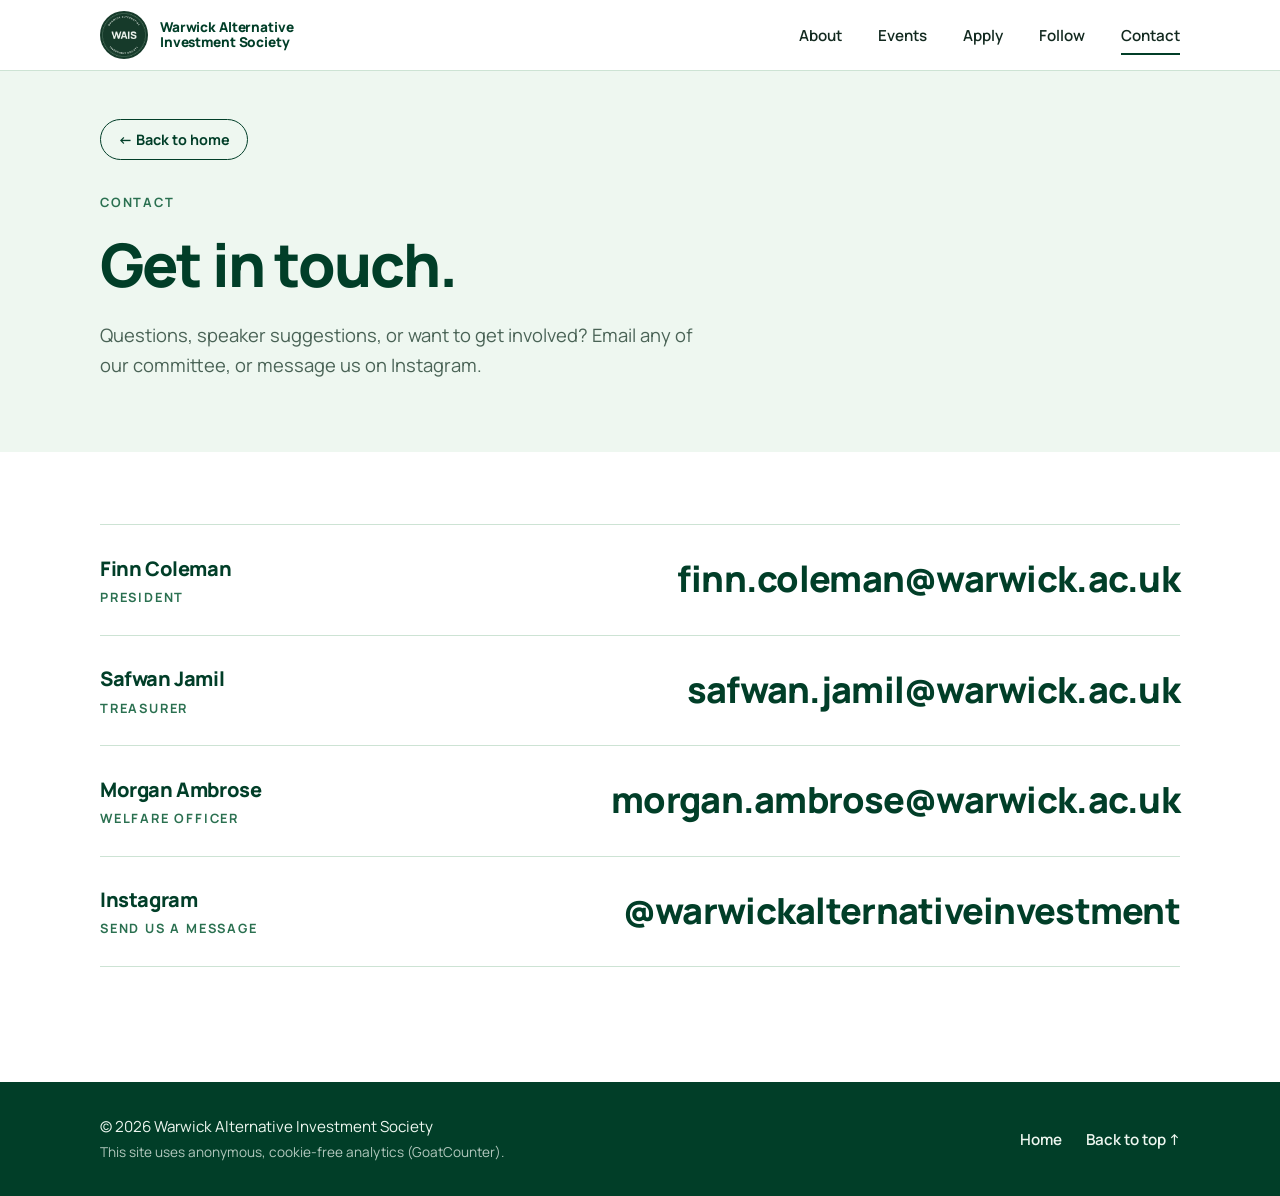
<file: contact.html>
<!DOCTYPE html>
<!-- WARWICK ALTERNATIVE INVESTMENT SOCIETY | contact.html
     Each page of the site is its own file (index, about, events, apply,
     follow, contact). They all share styles.css for the look. The nav bar and
     footer are the same on every page: if you change one, change it in every file. -->
<html lang="en-GB">

<head>
  <meta charset="UTF-8">
  <meta name="viewport" content="width=device-width, initial-scale=1">

  <!-- The name shown on the browser tab and in Google search results. -->
  <title>Contact | Warwick Alternative Investment Society</title>

  <!-- The short summary Google shows under the title in search results. -->
  <meta name="description" content="Get in touch with the Warwick Alternative Investment Society committee.">

  <meta name="theme-color" content="#FFFFFF">
  <link rel="icon" href="images/logo.png" type="image/png">

  <!-- FONT: these three lines load the "Manrope" font from Google Fonts (free).
       If you delete them the site still works; it just uses a plain default font. -->
  <link rel="preconnect" href="https://fonts.googleapis.com">
  <link rel="preconnect" href="https://fonts.gstatic.com" crossorigin>
  <link href="https://fonts.googleapis.com/css2?family=Manrope:wght@400;500;600;700;800&display=swap" rel="stylesheet">

  <!-- Connects this page to styles.css, the file that controls the look.
       All files must stay in the same folder for this to work. -->
  <link rel="stylesheet" href="styles.css">

  <!-- VISITOR STATS (GoatCounter). Counts page views anonymously, with no
       cookies. View the results at https://safwanakj.goatcounter.com -->
  <script data-goatcounter="https://safwanakj.goatcounter.com/count"
          async src="//gc.zgo.at/count.js"></script>
</head>

<body id="top">


  <header class="site-header">
    <nav class="nav" aria-label="Main menu">
      <a class="brand" href="index.html">
        <img class="brand-logo" src="images/logo.png" alt="Warwick Alternative Investment Society logo">
        <span class="brand-name">Warwick Alternative<br>Investment Society</span>
      </a>
      <ul class="nav-links">
        <li><a href="about.html">About</a></li>
        <li><a href="events.html">Events</a></li>
        <li><a href="apply.html">Apply</a></li>
        <li><a href="follow.html">Follow</a></li>
        <li><a class="active" href="contact.html" aria-current="page">Contact</a></li>
      </ul>
    </nav>
  </header>


  <main>

    <!-- The light green band at the top of the page, with the button back home. -->
    <section class="page-header">
      <div class="container">
        <a class="button button-outline button-back" href="index.html"><span aria-hidden="true">&larr;</span> Back to home</a>
        <p class="eyebrow">Contact</p>
        <h1 class="section-title">Get in touch.</h1>
        <p class="section-intro">Questions, speaker suggestions, or want to get involved? Email any of our committee, or message us on Instagram.</p>
      </div>
    </section>

    <!-- ====================================================================
         CONTACT
         Ways to reach the society: one row per person or channel.
         ==================================================================== -->
    <section id="contact" class="section">
      <div class="container">


        <!-- Each row (li) is one way to get in touch. To add another person,
             copy a whole row, from its opening li to its closing li, and
             paste it below the last one. A link that starts with mailto:
             opens the visitor's email app. Remember to change the email
             address in TWO places in each row: after "mailto:" and in the
             visible words. -->
        <ul class="contact-list">

          <li>
            <div class="contact-person">
              <span class="contact-name">Finn Coleman</span>
              <span class="contact-role">President</span>
            </div>
            <a class="contact-link" href="mailto:finn.coleman@warwick.ac.uk">finn.coleman@warwick.ac.uk</a>
          </li>

          <li>
            <div class="contact-person">
              <span class="contact-name">Safwan Jamil</span>
              <span class="contact-role">Treasurer</span>
            </div>
            <a class="contact-link" href="mailto:safwan.jamil@warwick.ac.uk">safwan.jamil@warwick.ac.uk</a>
          </li>

          <li>
            <div class="contact-person">
              <span class="contact-name">Morgan Ambrose</span>
              <span class="contact-role">Welfare Officer</span>
            </div>
            <a class="contact-link" href="mailto:morgan.ambrose@warwick.ac.uk">morgan.ambrose@warwick.ac.uk</a>
          </li>

          <li>
            <div class="contact-person">
              <span class="contact-name">Instagram</span>
              <span class="contact-role">Send us a message</span>
            </div>
            <a class="contact-link" href="https://www.instagram.com/warwickalternativeinvestment/" target="_blank" rel="noopener">@warwickalternativeinvestment</a>
          </li>

        </ul>

      </div>
    </section>

  </main>


  <footer class="site-footer">
    <div class="container footer-inner">
      <p>&copy; 2026 Warwick Alternative Investment Society<br><span class="footer-note">This site uses anonymous, cookie-free analytics (GoatCounter).</span></p>
      <div class="footer-links">
        <a href="index.html">Home</a>
        <a href="#top">Back to top &uarr;</a>
      </div>
    </div>
  </footer>

</body>
</html>
</file>
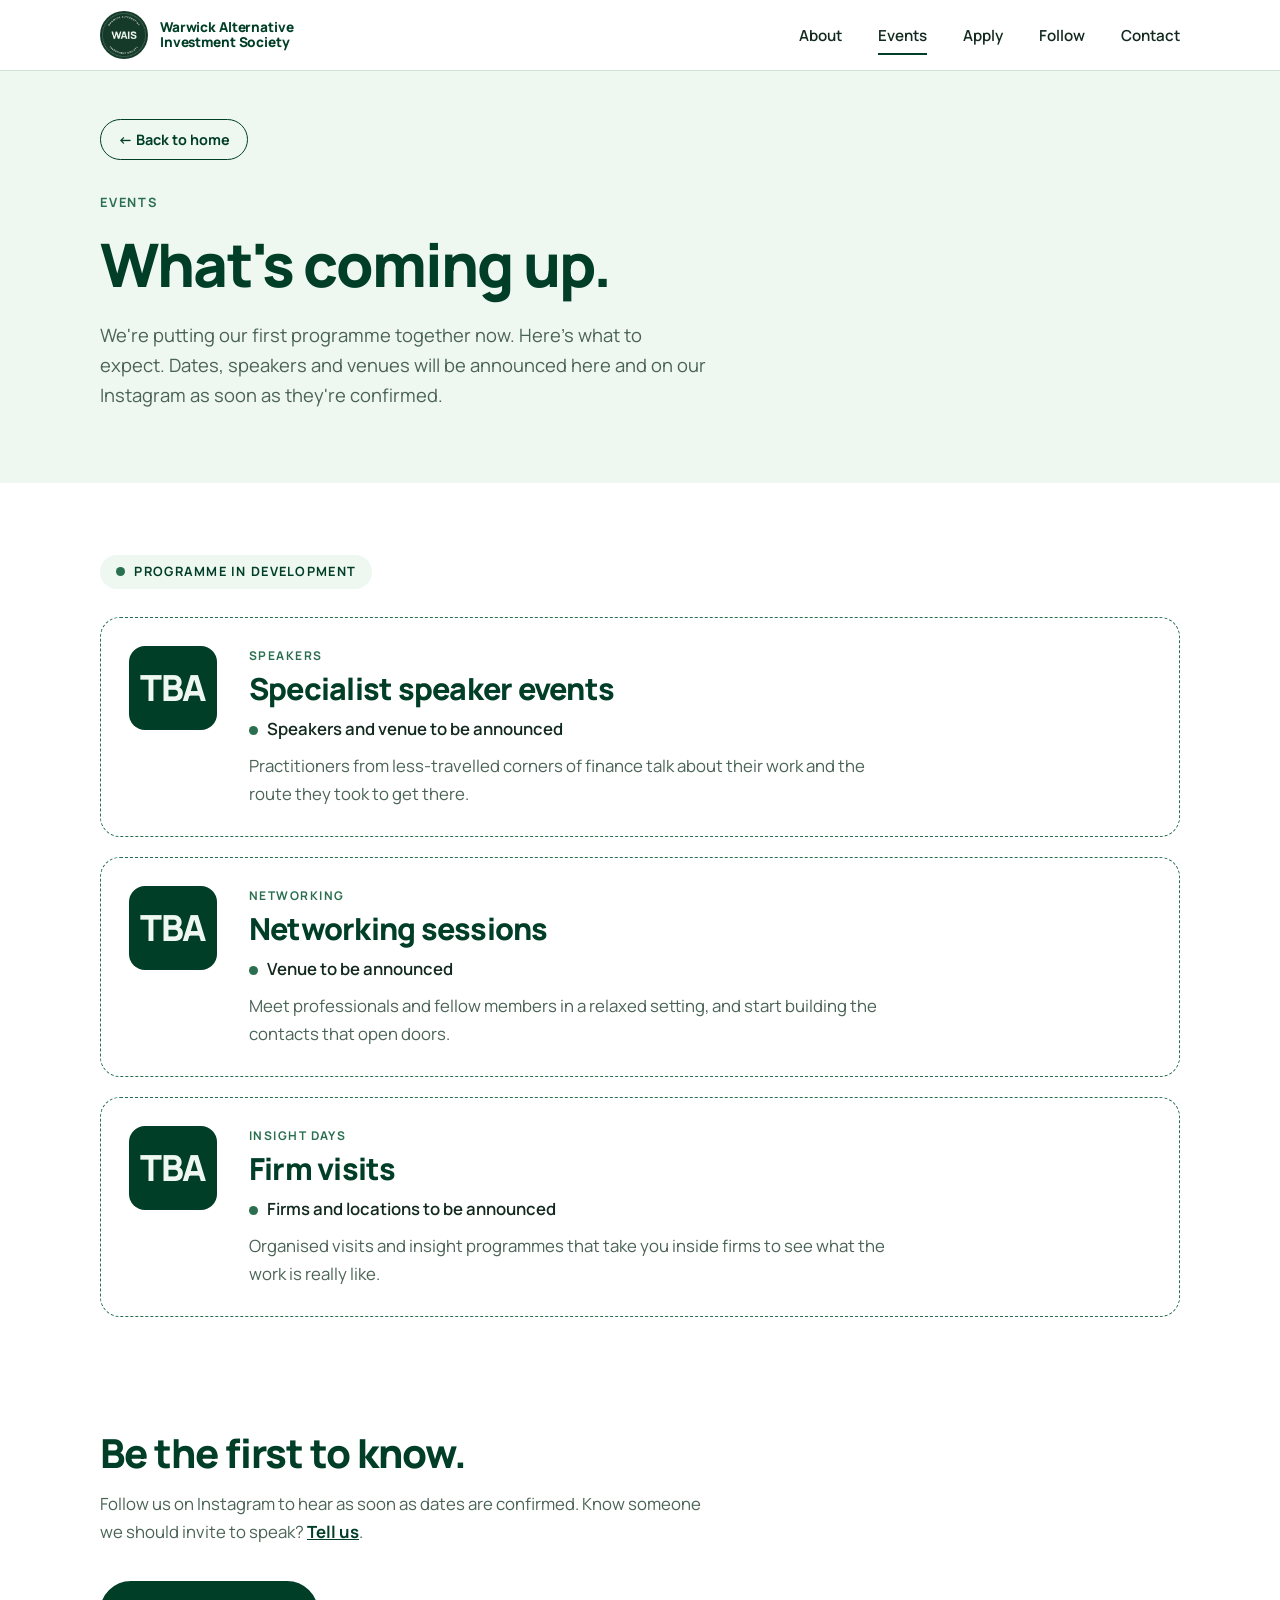
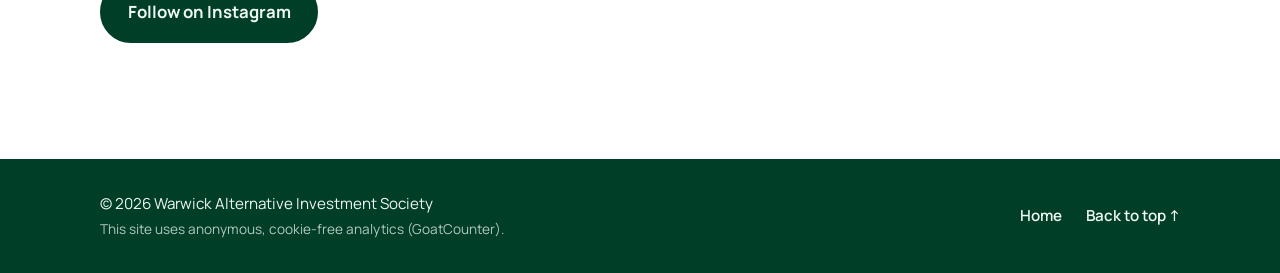
<file: events.html>
<!DOCTYPE html>
<!-- WARWICK ALTERNATIVE INVESTMENT SOCIETY | events.html
     Each page of the site is its own file (index, about, events, apply,
     follow, contact). They all share styles.css for the look. The nav bar and
     footer are the same on every page: if you change one, change it in every file. -->
<html lang="en-GB">

<head>
  <meta charset="UTF-8">
  <meta name="viewport" content="width=device-width, initial-scale=1">

  <!-- The name shown on the browser tab and in Google search results. -->
  <title>Events | Warwick Alternative Investment Society</title>

  <!-- The short summary Google shows under the title in search results. -->
  <meta name="description" content="Upcoming events from Warwick Alternative Investment Society: speakers, networking sessions and insight trips.">

  <meta name="theme-color" content="#FFFFFF">
  <link rel="icon" href="images/logo.png" type="image/png">

  <!-- FONT: these three lines load the "Manrope" font from Google Fonts (free).
       If you delete them the site still works; it just uses a plain default font. -->
  <link rel="preconnect" href="https://fonts.googleapis.com">
  <link rel="preconnect" href="https://fonts.gstatic.com" crossorigin>
  <link href="https://fonts.googleapis.com/css2?family=Manrope:wght@400;500;600;700;800&display=swap" rel="stylesheet">

  <!-- Connects this page to styles.css, the file that controls the look.
       All files must stay in the same folder for this to work. -->
  <link rel="stylesheet" href="styles.css">

  <!-- VISITOR STATS (GoatCounter). Counts page views anonymously, with no
       cookies. View the results at https://safwanakj.goatcounter.com -->
  <script data-goatcounter="https://safwanakj.goatcounter.com/count"
          async src="//gc.zgo.at/count.js"></script>
</head>

<body id="top">


  <header class="site-header">
    <nav class="nav" aria-label="Main menu">
      <a class="brand" href="index.html">
        <img class="brand-logo" src="images/logo.png" alt="Warwick Alternative Investment Society logo">
        <span class="brand-name">Warwick Alternative<br>Investment Society</span>
      </a>
      <ul class="nav-links">
        <li><a href="about.html">About</a></li>
        <li><a class="active" href="events.html" aria-current="page">Events</a></li>
        <li><a href="apply.html">Apply</a></li>
        <li><a href="follow.html">Follow</a></li>
        <li><a href="contact.html">Contact</a></li>
      </ul>
    </nav>
  </header>


  <main>

    <!-- The light green band at the top of the page, with the button back home. -->
    <section class="page-header">
      <div class="container">
        <a class="button button-outline button-back" href="index.html"><span aria-hidden="true">&larr;</span> Back to home</a>
        <p class="eyebrow">Events</p>
        <h1 class="section-title">What's coming up.</h1>
        <p class="section-intro">We're putting our first programme together now. Here's what to expect. Dates, speakers and venues will be announced here and on our Instagram as soon as they're confirmed.</p>
      </div>
    </section>

    <!-- ====================================================================
         EVENTS
         Our programme is still being planned, so the cards below describe the
         TYPES of event to expect, each with its date "to be announced" (TBA).
         ==================================================================== -->
    <section id="events" class="section">
      <div class="container">

        <!-- The status label. Delete it once real dates are listed. -->
        <p class="status-pill"><span class="status-dot" aria-hidden="true"></span>Programme in development</p>

        <!-- ================================================================
             HOW TO ADD, EDIT OR REMOVE AN EVENT

             Every event is ONE block. A block starts at the line that says
             "START OF ONE EVENT" and ends at the line that says
             "END OF ONE EVENT".

             TO ADD A NEW EVENT
               1. Select everything from "START OF ONE EVENT" down to
                  "END OF ONE EVENT" and copy it.
               2. Paste it directly above or below another event
                  (never in the middle of one).
               3. Change the date, type, title, location and description.
                  For the date badge, replace TBA with the day number and
                  add a second line for the month, like this:
                      <span class="event-day">12</span>
                      <span class="event-month">Nov</span>
               4. Delete the word "event-planned" from the first line of the
                  block. It gives unconfirmed events their dashed border.
               5. Save the file, then refresh the page in your browser.

             TO REMOVE AN EVENT: delete its whole block, start to end.

             Events show in the same order as they appear in this file, so put
             the soonest one first.
             ================================================================ -->
        <div class="events-list">

          <!-- >>>>>>>>>> START OF ONE EVENT (copy from here) >>>>>>>>>> -->
          <article class="event event-planned">

            <!-- The dark date badge. "TBA" means "to be announced". -->
            <div class="event-date">
              <span class="event-day">TBA</span>
            </div>

            <!-- The event details. -->
            <div class="event-info">
              <!-- Type of event, e.g. Speakers, Networking, Insight Days (or anything you like). -->
              <p class="event-tag">Speakers</p>
              <!-- Event title. -->
              <h3 class="event-title">Specialist speaker events</h3>
              <!-- Where it takes place. -->
              <p class="event-location">Speakers and venue to be announced</p>
              <!-- A short description: one or two sentences. -->
              <p class="event-description">Practitioners from less-travelled corners of finance talk about their work and the route they took to get there.</p>
            </div>

          </article>
          <!-- <<<<<<<<<< END OF ONE EVENT (copy to here) <<<<<<<<<< -->

          <!-- >>>>>>>>>> START OF ONE EVENT (copy from here) >>>>>>>>>> -->
          <article class="event event-planned">

            <div class="event-date">
              <span class="event-day">TBA</span>
            </div>

            <div class="event-info">
              <p class="event-tag">Networking</p>
              <h3 class="event-title">Networking sessions</h3>
              <p class="event-location">Venue to be announced</p>
              <p class="event-description">Meet professionals and fellow members in a relaxed setting, and start building the contacts that open doors.</p>
            </div>

          </article>
          <!-- <<<<<<<<<< END OF ONE EVENT (copy to here) <<<<<<<<<< -->

          <!-- >>>>>>>>>> START OF ONE EVENT (copy from here) >>>>>>>>>> -->
          <article class="event event-planned">

            <div class="event-date">
              <span class="event-day">TBA</span>
            </div>

            <div class="event-info">
              <p class="event-tag">Insight Days</p>
              <h3 class="event-title">Firm visits</h3>
              <p class="event-location">Firms and locations to be announced</p>
              <p class="event-description">Organised visits and insight programmes that take you inside firms to see what the work is really like.</p>
            </div>

          </article>
          <!-- <<<<<<<<<< END OF ONE EVENT (copy to here) <<<<<<<<<< -->

        </div>
      </div>
    </section>

    <!-- ====================================================================
         BE THE FIRST TO KNOW
         ==================================================================== -->
    <section class="section section-cta">
      <div class="container">
        <h2 class="cta-title">Be the first to know.</h2>
        <p class="cta-text">Follow us on Instagram to hear as soon as dates are confirmed. Know someone we should invite to speak? <a class="text-link" href="contact.html">Tell us</a>.</p>
        <div class="button-row">
          <a class="button button-solid" href="https://www.instagram.com/warwickalternativeinvestment/" target="_blank" rel="noopener">Follow on Instagram</a>
        </div>
      </div>
    </section>

  </main>


  <footer class="site-footer">
    <div class="container footer-inner">
      <p>&copy; 2026 Warwick Alternative Investment Society<br><span class="footer-note">This site uses anonymous, cookie-free analytics (GoatCounter).</span></p>
      <div class="footer-links">
        <a href="index.html">Home</a>
        <a href="#top">Back to top &uarr;</a>
      </div>
    </div>
  </footer>

</body>
</html>
</file>
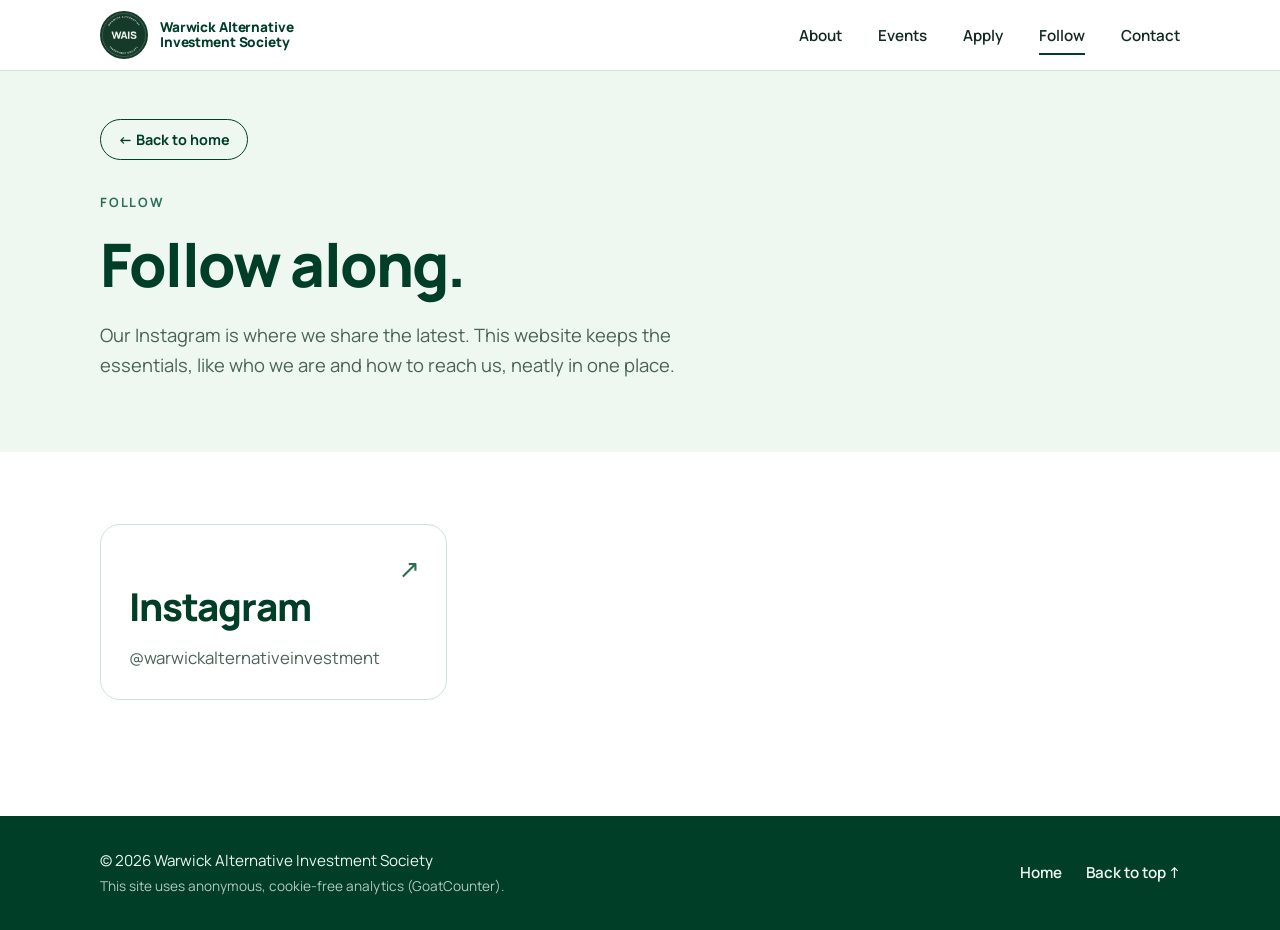
<file: follow.html>
<!DOCTYPE html>
<!-- WARWICK ALTERNATIVE INVESTMENT SOCIETY | follow.html
     Each page of the site is its own file (index, about, events, apply,
     follow, contact). They all share styles.css for the look. The nav bar and
     footer are the same on every page: if you change one, change it in every file. -->
<html lang="en-GB">

<head>
  <meta charset="UTF-8">
  <meta name="viewport" content="width=device-width, initial-scale=1">

  <!-- The name shown on the browser tab and in Google search results. -->
  <title>Follow | Warwick Alternative Investment Society</title>

  <!-- The short summary Google shows under the title in search results. -->
  <meta name="description" content="Follow Warwick Alternative Investment Society on social media.">

  <meta name="theme-color" content="#FFFFFF">
  <link rel="icon" href="images/logo.png" type="image/png">

  <!-- FONT: these three lines load the "Manrope" font from Google Fonts (free).
       If you delete them the site still works; it just uses a plain default font. -->
  <link rel="preconnect" href="https://fonts.googleapis.com">
  <link rel="preconnect" href="https://fonts.gstatic.com" crossorigin>
  <link href="https://fonts.googleapis.com/css2?family=Manrope:wght@400;500;600;700;800&display=swap" rel="stylesheet">

  <!-- Connects this page to styles.css, the file that controls the look.
       All files must stay in the same folder for this to work. -->
  <link rel="stylesheet" href="styles.css">

  <!-- VISITOR STATS (GoatCounter). Counts page views anonymously, with no
       cookies. View the results at https://safwanakj.goatcounter.com -->
  <script data-goatcounter="https://safwanakj.goatcounter.com/count"
          async src="//gc.zgo.at/count.js"></script>
</head>

<body id="top">


  <header class="site-header">
    <nav class="nav" aria-label="Main menu">
      <a class="brand" href="index.html">
        <img class="brand-logo" src="images/logo.png" alt="Warwick Alternative Investment Society logo">
        <span class="brand-name">Warwick Alternative<br>Investment Society</span>
      </a>
      <ul class="nav-links">
        <li><a href="about.html">About</a></li>
        <li><a href="events.html">Events</a></li>
        <li><a href="apply.html">Apply</a></li>
        <li><a class="active" href="follow.html" aria-current="page">Follow</a></li>
        <li><a href="contact.html">Contact</a></li>
      </ul>
    </nav>
  </header>


  <main>

    <!-- The light green band at the top of the page, with the button back home. -->
    <section class="page-header">
      <div class="container">
        <a class="button button-outline button-back" href="index.html"><span aria-hidden="true">&larr;</span> Back to home</a>
        <p class="eyebrow">Follow</p>
        <h1 class="section-title">Follow along.</h1>
        <p class="section-intro">Our Instagram is where we share the latest. This website keeps the essentials, like who we are and how to reach us, neatly in one place.</p>
      </div>
    </section>

    <!-- ====================================================================
         FOLLOW (social media links)
         One card per platform. Instagram is switched on. The others are
         ready and waiting, but hidden until you have real links.
         ==================================================================== -->
    <section id="follow" class="section">
      <div class="container">


        <div class="social-grid">

          <!-- INSTAGRAM (switched on). href is where the card links to. -->
          <a class="social-card" href="https://www.instagram.com/warwickalternativeinvestment/" target="_blank" rel="noopener">
            <span class="social-platform">Instagram</span>
            <span class="social-handle">@warwickalternativeinvestment</span>
            <span class="social-arrow" aria-hidden="true">↗</span>
          </a>

          <!-- THE CARDS BELOW ARE SWITCHED OFF.
               The word "hidden" at the end of each opening line hides the card
               from visitors. TO SWITCH ONE ON:
                 1. Replace PASTE-LINK-HERE with the real link to your page.
                 2. Replace @your-handle with your real handle.
                 3. Delete the word "hidden" from that card's first line.
               Want a platform that isn't here (TikTok, YouTube...)? Copy any
               card, paste it below, and change the name, link and handle. -->

          <!-- LINKEDIN (switched off) -->
          <a class="social-card" href="PASTE-LINK-HERE" target="_blank" rel="noopener" hidden>
            <span class="social-platform">LinkedIn</span>
            <span class="social-handle">@your-handle</span>
            <span class="social-arrow" aria-hidden="true">↗</span>
          </a>

          <!-- X, FORMERLY TWITTER (switched off) -->
          <a class="social-card" href="PASTE-LINK-HERE" target="_blank" rel="noopener" hidden>
            <span class="social-platform">X</span>
            <span class="social-handle">@your-handle</span>
            <span class="social-arrow" aria-hidden="true">↗</span>
          </a>

          <!-- FACEBOOK (switched off) -->
          <a class="social-card" href="PASTE-LINK-HERE" target="_blank" rel="noopener" hidden>
            <span class="social-platform">Facebook</span>
            <span class="social-handle">@your-handle</span>
            <span class="social-arrow" aria-hidden="true">↗</span>
          </a>

        </div>
      </div>
    </section>

  </main>


  <footer class="site-footer">
    <div class="container footer-inner">
      <p>&copy; 2026 Warwick Alternative Investment Society<br><span class="footer-note">This site uses anonymous, cookie-free analytics (GoatCounter).</span></p>
      <div class="footer-links">
        <a href="index.html">Home</a>
        <a href="#top">Back to top &uarr;</a>
      </div>
    </div>
  </footer>

</body>
</html>
</file>
<file: styles.css>
/* ============================================================================
   WARWICK ALTERNATIVE INVESTMENT SOCIETY  |  style.css
   ============================================================================
   This file controls the LOOK of the website: colours, text sizes, spacing and
   layout. The words themselves live in index.html.

   HOW THIS FILE WORKS (in plain English)
   * CSS is a list of RULES. Each rule says:
         "find this part of the page   { and change how it looks }"
     Example:   .button { color: white; }
     means: "find everything labelled 'button' and make its text white".
   * The names starting with a dot (like .button) match the class="button"
     labels you can see in index.html.
   * Text between a slash-star and a star-slash, like this note, is a
     "comment": a note for humans that the browser ignores.

   A FEW SIZE WORDS YOU WILL SEE
   * px   = one pixel, a single tiny dot on the screen.
   * rem  = a size relative to normal text. 1rem is about 16px, 2rem is double.
   * %    = a share of the available space. 50% means half.
   * vw   = 1% of the screen width. It makes things grow on bigger screens.

   WHAT IS IN THIS FILE (in order)
     1. Colours, font and sizes     <- start here to change the look
     2. Basic page settings
     3. Layout helpers
     4. Text styles
     5. Buttons
     6. Nav bar
     7. Home
     8. About
     9. Events
    10. Follow (social links)
    11. Contact
    12. Footer
    13. Screen-size adjustments (phones, tablets, computers)
    14. Extras (keyboard focus and reduced motion)
   ============================================================================ */


/* ============================================================================
   1. COLOURS, FONT AND SIZES   (change these first!)
   ----------------------------------------------------------------------------
   ":root" means "the whole page". The lines inside are VARIABLES: named values
   we reuse all over this file with var(--name). Change a value here and every
   place that uses it updates at once.

   Colours are written as "hex codes" (#RRGGBB): a # followed by six characters
   that mix red, green and blue. Search "hex colour picker" online to find one
   you like, then paste its code here.
   ============================================================================ */
:root {
  /* THE COLOUR BALANCE: roughly 70% white, 20% light green, 10% dark green. */

  /* BACKGROUNDS */
  --bg:          #FFFFFF;   /* main page background */
  --bg-tint:     #EEF7F0;   /* light green: page-top bands and cards on white */
  --card:        #FFFFFF;   /* white background of cards (events, social links) */
  --line:        #CDE3D4;   /* thin border lines */
  --highlight:   #BEE3CB;   /* the marker effect under "obvious." in the headline */

  /* GREENS (the accents) */
  --green-dark:  #013E28;   /* dark green taken from the logo: big headings, buttons */
  --green-hover: #0B5A3B;   /* the dark green when you hover over a button */
  --green-mid:   #2A7050;   /* medium green for small labels */

  /* TEXT COLOURS */
  --text:        #12291F;   /* normal text */
  --text-soft:   #4A6356;   /* softer text for less important lines */
  --on-dark:     #EEF7F0;   /* text that sits on top of dark green */

  /* FONT: the first name is used if available; the rest are backups. */
  --font: "Manrope", system-ui, -apple-system, "Segoe UI", Roboto, Helvetica, Arial, sans-serif;

  /* SIZES */
  --page-width:  1120px;    /* the widest the content is allowed to get */
  --radius:      20px;      /* how rounded the corners of cards are */
}


/* ============================================================================
   2. BASIC PAGE SETTINGS
   ============================================================================ */

/* Makes widths behave the way you'd expect: padding and borders are counted
   INSIDE a box's width instead of being added on top. "*" means "everything". */
*, *::before, *::after {
  box-sizing: border-box;
}

html {
  /* When a menu link jumps to a section, stop a little early so the sticky
     nav bar doesn't cover the heading. */
  scroll-padding-top: 5rem;
}

body {
  display: flex;                  /* with the two "main" rules below, keeps the footer at the */
  flex-direction: column;         /* bottom of the screen on short pages */
  min-height: 100vh;
  margin: 0;                      /* removes the default gap around the page */
  font-family: var(--font);
  font-size: 1.05rem;
  line-height: 1.65;              /* space between lines of text */
  color: var(--text);
  background: var(--bg);
  -webkit-font-smoothing: antialiased;   /* slightly crisper text on Macs */
}

main {
  flex: 1;
  display: flex;
  flex-direction: column;
}
main > section:last-of-type {
  flex: 1;                        /* the last section fills any spare height */
}

/* Pictures never spill outside their container. */
img {
  max-width: 100%;
  display: block;
}

/* Links take on the colour of the text around them. We style them ourselves. */
a {
  color: inherit;
}

/* The "hidden" label in index.html. This line makes sure hidden things
   really stay hidden. */
[hidden] {
  display: none !important;
}

/* All headings share the same style: big, bold, tight and dark green. */
h1, h2, h3 {
  margin: 0;
  font-weight: 800;
  line-height: 1.05;
  letter-spacing: -0.03em;        /* pulls letters slightly closer: a sleeker look */
  color: var(--green-dark);
  text-wrap: balance;             /* spreads words evenly across lines */
}


/* ============================================================================
   3. LAYOUT HELPERS
   ============================================================================ */

/* ".container" keeps content in a neat centred column, not stretched edge to
   edge. The padding left and right keeps text off the edge of phone screens. */
.container {
  width: 100%;
  max-width: var(--page-width);
  margin: 0 auto;                 /* "auto" on the sides centres the box */
  padding: 0 1.25rem;
}

/* ".section" gives every part of the page generous space above and below.
   clamp(smallest, grows-with-screen, biggest) picks a size that grows on big
   screens but never goes below the first number or above the last. */
.section {
  padding: clamp(4rem, 9vw, 7.5rem) 0;
}

/* A light green background, used on alternating sections. */
.section-tint {
  background: var(--bg-tint);
}

/* The closing call to action on a page. */
.section-cta {
  padding-top: 0;
}

.cta-title {
  font-size: clamp(1.7rem, 3.6vw, 2.5rem);
  letter-spacing: -0.025em;
}

.cta-text {
  max-width: 38rem;
  margin: 1rem 0 0;
  color: var(--text-soft);
}

/* The light green band at the top of every page except Home. */
.page-header {
  padding: clamp(2rem, 4vw, 3rem) 0 clamp(3rem, 6vw, 4.5rem);
  background: var(--bg-tint);
}

/* The section straight after that band starts a little closer to it, and its
   first item doesn't need any extra gap above it. */
.page-header + .section {
  padding-top: clamp(3rem, 6vw, 4.5rem);
}
.page-header + .section .container > :first-child {
  margin-top: 0;
}

/* Page-top headings are a little smaller than the ones further down. */
.page-header .section-title {
  font-size: clamp(2.2rem, 5vw, 3.75rem);
  max-width: 18ch;
}


/* ============================================================================
   4. TEXT STYLES
   ============================================================================ */

/* The small capital-letter label above each heading. */
.eyebrow {
  margin: 0 0 1.25rem;
  font-size: 0.8rem;
  font-weight: 700;
  letter-spacing: 0.14em;         /* spreads the letters out */
  text-transform: uppercase;      /* shows the text in CAPITALS */
  color: var(--green-mid);
}

/* The big heading at the top of each section. */
.section-title {
  font-size: clamp(2.4rem, 6.5vw, 4.75rem);
  max-width: 14ch;                /* "ch" is roughly one letter wide, so this keeps lines short */
}

/* The short paragraph under a section heading. */
.section-intro {
  margin: 1.5rem 0 0;
  max-width: 38rem;
  font-size: 1.15rem;
  color: var(--text-soft);
}


/* ============================================================================
   5. BUTTONS
   ============================================================================ */
.button {
  display: inline-block;
  padding: 0.95rem 1.6rem;
  border: 2px solid var(--green-dark);
  border-radius: 999px;           /* a huge number makes fully rounded ends */
  font-weight: 700;
  text-decoration: none;          /* removes the default underline on links */
  /* "transition" makes colour and position changes glide instead of snap. */
  transition: background-color 0.2s, border-color 0.2s, color 0.2s, transform 0.2s;
}

/* Filled button: dark green with light text. */
.button-solid {
  background: var(--green-dark);
  color: var(--on-dark);
}
.button-solid:hover {             /* ":hover" = while the mouse is over it */
  background: var(--green-hover);
  border-color: var(--green-hover);
  transform: translateY(-2px);    /* nudges it up 2px */
}

/* Outline button: see-through with dark green text; fills in on hover. */
.button-outline {
  background: transparent;
  color: var(--green-dark);
}
.button-outline:hover {
  background: var(--green-dark);
  color: var(--on-dark);
  transform: translateY(-2px);
}

/* The smaller "Back to home" button at the top of each page. */
.button-back {
  display: inline-block;
  margin-bottom: 2rem;
  padding: 0.45rem 1.05rem;
  border-width: 1.5px;
  font-size: 0.9rem;
}

/* The row that holds the buttons. "flex-wrap" lets them drop onto a second
   line on narrow screens. */
.button-row {
  display: flex;
  flex-wrap: wrap;
  gap: 0.9rem;
  margin-top: 2.25rem;
}


/* ============================================================================
   6. NAV BAR
   ============================================================================ */
.site-header {
  position: sticky;               /* "sticky" = stays at the top while you scroll */
  top: 0;
  z-index: 10;                    /* keeps the bar in front of everything else */
  border-bottom: 1px solid var(--line);
  background: var(--bg);          /* backup for older browsers */
  /* Modern browsers: the page colour, slightly see-through, with a soft blur. */
  background: color-mix(in srgb, var(--bg) 85%, transparent);
  -webkit-backdrop-filter: blur(12px);
  backdrop-filter: blur(12px);
}

/* "flex" lays things out side by side. Here: logo on the left, links on the right. */
.nav {
  display: flex;
  align-items: center;
  justify-content: space-between;
  gap: 1rem;
  max-width: var(--page-width);
  margin: 0 auto;
  padding: 0.7rem 1.25rem;
}

.brand {
  display: flex;
  align-items: center;
  gap: 0.75rem;
  text-decoration: none;
}

.brand-logo {
  width: 48px;
  height: 48px;
  border-radius: 50%;             /* the logo is a round badge on a square picture */
}

.brand-name {
  font-size: 0.85rem;
  font-weight: 800;
  line-height: 1.15;
  letter-spacing: -0.01em;
  color: var(--green-dark);
}

.nav-links {
  display: flex;
  gap: clamp(1rem, 3vw, 2.25rem);
  margin: 0;
  padding: 0;
  list-style: none;               /* removes the bullet points */
}

.nav-links a {
  padding: 0.4rem 0;
  border-bottom: 2px solid transparent;
  font-size: 0.95rem;
  font-weight: 600;
  text-decoration: none;
  color: var(--text);
  transition: border-color 0.2s;
}
.nav-links a:hover,
.nav-links a.active {                       /* "active" = the page you are on */
  border-bottom-color: var(--green-dark);   /* a dark green underline appears */
}


/* ============================================================================
   7. HOME (the big opening section)
   ============================================================================ */
.hero {
  padding: clamp(4.5rem, 12vw, 9rem) 0 clamp(4rem, 9vw, 7rem);
  /* A soft patch of deeper green glowing in the top-right corner. */
  background:
    radial-gradient(60rem 28rem at 90% -10%, var(--bg-tint) 0%, transparent 70%),
    var(--bg);
}

/* THE BIG HEADLINE. The size grows with the screen: never smaller than 3.2rem,
   never bigger than 8.5rem. */
.hero-title {
  font-size: clamp(3.2rem, 11.5vw, 8.5rem);
  line-height: 0.95;
  letter-spacing: -0.045em;
  max-width: 11ch;
}

/* The pale green "marker pen" strip under the word "obvious."
   The two percentages say where the strip starts and stops, measured from the
   top of the word (66% = two-thirds of the way down). */
.highlight {
  background: linear-gradient(transparent 66%, var(--highlight) 66%, var(--highlight) 92%, transparent 92%);
}

.hero-text {
  max-width: 34rem;
  margin: 2.25rem 0 0;
  font-size: clamp(1.1rem, 2vw, 1.3rem);
  color: var(--text-soft);
}


/* ============================================================================
   8. ABOUT
   ============================================================================ */
.about-text {
  max-width: 46rem;
  margin-top: 2.5rem;
  color: var(--text-soft);
}
.about-text p {
  margin: 0 0 1.25rem;
}

/* The first, larger paragraph. */
.about-lead {
  font-size: clamp(1.3rem, 2.6vw, 1.75rem);
  font-weight: 600;
  line-height: 1.4;
  letter-spacing: -0.01em;
  color: var(--text);
}

/* THE THREE CARDS. "grid" arranges items in rows and columns.
   "1fr" means "one equal share of the space". On phones there is one column,
   so the cards stack. (Section 13 switches to three columns on wider screens.) */
.pillars {
  display: grid;
  grid-template-columns: 1fr;
  gap: 1.25rem;
  margin-top: 3.5rem;
}

.pillar {
  padding: 1.75rem;
  background: var(--card);
  border: 1px solid var(--line);
  border-radius: var(--radius);
}

.pillar-number {
  font-size: 0.85rem;
  font-weight: 800;
  letter-spacing: 0.1em;
  color: var(--green-mid);
}

.pillar h3 {
  margin: 0.9rem 0 0.6rem;
  font-size: 1.5rem;
  letter-spacing: -0.02em;
}

.pillar p {
  margin: 0;
  color: var(--text-soft);
}

/* On a white section the cards turn light green, so they still stand out. */
.section:not(.section-tint) .pillar {
  background: var(--bg-tint);
  border-color: transparent;
}


/* The "Read more" link at the bottom of a card on the home page. */
.pillar-link {
  display: inline-block;
  margin-top: 1.1rem;
  border-bottom: 2px solid transparent;
  font-weight: 700;
  text-decoration: none;
  color: var(--green-dark);
  transition: border-color 0.2s;
}
.pillar-link:hover {
  border-bottom-color: var(--green-dark);
}

/* Each themed chunk of the About section (definition, asset classes, etc.). */
.about-block {
  margin-top: 4.5rem;
}
.about-block .about-text {
  margin-top: 1.25rem;
}
.about-block .pillars {
  margin-top: 2rem;
}

/* The medium heading that introduces each chunk. */
.about-subtitle {
  font-size: clamp(1.7rem, 3.6vw, 2.5rem);
  letter-spacing: -0.025em;
}
.about-subtitle-spaced {
  margin-top: 4.5rem;
}

/* A smaller note that sits under a block of cards or a list. */
.about-footnote {
  margin-top: 2rem;
}

/* "What we'll cover": a ruled list, one topic per row. */
.topic-list {
  max-width: 46rem;
  margin: 1.75rem 0 0;
  padding: 0;
  list-style: none;
  border-top: 1px solid var(--line);
  color: var(--text-soft);
}
.topic-list li {
  padding: 1.25rem 0;
  border-bottom: 1px solid var(--line);
}
.topic-list strong {
  display: block;
  margin-bottom: 0.2rem;
  font-size: 1.15rem;
  letter-spacing: -0.01em;
  color: var(--green-dark);
}


/* An underlined link inside a paragraph. */
.text-link {
  font-weight: 700;
  color: var(--green-dark);
}

/* The line near the top of the About page that points to the glossary. */
.about-text .glossary-prompt {
  display: flex;
  flex-wrap: wrap;
  align-items: center;
  gap: 0.6rem 1rem;
  margin-top: 1.75rem;
  font-weight: 600;
  color: var(--text);
}
.glossary-prompt .button {
  padding: 0.55rem 1.2rem;
  font-size: 0.95rem;
}

/* THE GLOSSARY */
.section-glossary {
  border-top: 1px solid var(--line);
}

/* The row of small buttons that jump to each group of terms. */
.glossary-jump {
  display: flex;
  flex-wrap: wrap;
  gap: 0.6rem;
  margin-top: 2rem;
}
.glossary-chip {
  padding: 0.4rem 0.95rem;
  background: var(--bg-tint);
  border-radius: 999px;
  font-size: 0.9rem;
  font-weight: 700;
  text-decoration: none;
  color: var(--green-dark);
  transition: background-color 0.2s, color 0.2s;
}
.glossary-chip:hover {
  background: var(--green-dark);
  color: var(--on-dark);
}

.glossary-group {
  margin-top: 4rem;
}

/* The terms: one column on phones, two on wider screens (see section 13). */
.glossary-list {
  display: grid;
  grid-template-columns: 1fr;
  gap: 0 3rem;
  margin: 1.25rem 0 0;
}
.glossary-list > div {
  padding: 1.1rem 0;
  border-top: 1px solid var(--line);
}
.glossary-list dt {
  font-weight: 800;
  letter-spacing: -0.01em;
  color: var(--green-dark);
}
.glossary-list dd {
  margin: 0.25rem 0 0;
  color: var(--text-soft);
}


/* ============================================================================
   8b. APPLY (exec positions)
   ============================================================================ */

/* The four key facts: two columns on phones, four on wider screens (see 13). */
.facts {
  display: grid;
  grid-template-columns: repeat(2, 1fr);
  gap: 1rem;
  margin: 0;
  padding: 0;
  list-style: none;
}
.fact {
  display: flex;
  flex-direction: column;
  gap: 0.35rem;
  padding: 1.25rem 1.4rem;
  background: var(--bg-tint);
  border-radius: var(--radius);
}
.fact-label {
  font-size: 0.75rem;
  font-weight: 700;
  letter-spacing: 0.12em;
  text-transform: uppercase;
  color: var(--green-mid);
}
.fact-value {
  font-size: clamp(1.25rem, 2.6vw, 1.6rem);
  font-weight: 800;
  line-height: 1.15;
  letter-spacing: -0.02em;
  color: var(--green-dark);
}

.status-pill + .facts {
  margin-top: 1.5rem;
}

.apply-note {
  max-width: 46rem;
  margin: 1.5rem 0 0;
  font-weight: 600;
  color: var(--text);
}
.apply-note + .apply-note {
  margin-top: 0.75rem;
}

/* The position cards: one column on phones, two on wider screens. */
.role-grid {
  display: grid;
  grid-template-columns: 1fr;
  gap: 1.25rem;
  margin-top: 2rem;
}
.role-card {
  display: flex;
  flex-direction: column;
  align-items: flex-start;
  padding: clamp(1.5rem, 3vw, 2rem);
  background: var(--card);
  border: 1px solid var(--line);
  border-radius: var(--radius);
  transition: transform 0.2s, box-shadow 0.2s;
}
.role-card:hover {
  transform: translateY(-3px);
  box-shadow: 0 16px 32px -20px rgba(1, 62, 40, 0.5);
}
.role-title {
  font-size: clamp(1.4rem, 3vw, 1.9rem);
  letter-spacing: -0.025em;
}
.role-description {
  flex: 1;                        /* keeps the buttons lined up along the bottom */
  margin: 0.6rem 0 1.5rem;
  color: var(--text-soft);
}
.role-button {
  padding: 0.7rem 1.4rem;
}


/* ============================================================================
   9. EVENTS
   ============================================================================ */
.events-list {
  display: grid;
  gap: 1.25rem;
  margin-top: 3rem;
}

/* ONE EVENT CARD: the date badge on the left, the details on the right.
   "auto 1fr" means: "badge = as wide as it needs; details = all the rest". */
.event {
  display: grid;
  grid-template-columns: auto 1fr;
  align-items: start;
  gap: clamp(1rem, 3vw, 2rem);
  padding: clamp(1.1rem, 3vw, 1.75rem);
  background: var(--card);
  border: 1px solid var(--line);
  border-radius: var(--radius);
  transition: transform 0.2s, box-shadow 0.2s;
}
.event:hover {
  transform: translateY(-3px);
  box-shadow: 0 16px 32px -20px rgba(1, 62, 40, 0.5);   /* a soft shadow under the card */
}

/* An event that is planned but not yet confirmed gets a dashed border. */
.event-planned {
  border: 1.5px dashed var(--green-mid);
}

/* The "Programme in development" label above the event list. */
.status-pill {
  display: inline-flex;
  align-items: center;
  gap: 0.6rem;
  margin: 0;
  padding: 0.4rem 1rem;
  background: var(--bg-tint);
  border-radius: 999px;
  font-size: 0.8rem;
  font-weight: 700;
  letter-spacing: 0.1em;
  text-transform: uppercase;
  color: var(--green-dark);
}
.status-dot {
  width: 0.55rem;
  height: 0.55rem;
  border-radius: 50%;
  background: var(--green-mid);
}
.status-pill + .events-list {
  margin-top: 1.75rem;
}

/* THE DARK DATE BADGE */
.event-date {
  display: flex;
  flex-direction: column;         /* stacks the day above the month */
  align-items: center;
  justify-content: center;
  min-width: 5.5rem;
  min-height: 5.25rem;            /* keeps every badge the same height, even "TBC" ones */
  padding: 0.9rem 0.5rem;
  background: var(--green-dark);
  color: var(--on-dark);
  border-radius: 16px;
  line-height: 1;
}
.event-day {
  font-size: 2.25rem;
  font-weight: 800;
  letter-spacing: -0.04em;
}
.event-month {
  margin-top: 0.4rem;
  font-size: 0.8rem;
  font-weight: 700;
  letter-spacing: 0.14em;
  text-transform: uppercase;
}

/* The details on the right of the badge. */
.event-info {
  min-width: 0;                   /* stops very long words pushing the card wider than the screen */
  overflow-wrap: anywhere;        /* lets very long words break onto the next line */
}

.event-tag {
  margin: 0 0 0.5rem;
  font-size: 0.75rem;
  font-weight: 700;
  letter-spacing: 0.12em;
  text-transform: uppercase;
  color: var(--green-mid);
}

.event-title {
  font-size: clamp(1.4rem, 3vw, 1.9rem);
  letter-spacing: -0.025em;
}

/* The location line, with a small green dot in front (drawn by "::before",
   which adds a decoration without any extra HTML). */
.event-location {
  margin: 0.6rem 0 0;
  font-weight: 600;
}
.event-location::before {
  content: "";
  display: inline-block;
  width: 0.55rem;
  height: 0.55rem;
  margin-right: 0.55rem;
  border-radius: 50%;             /* 50% turns a square into a circle */
  background: var(--green-mid);
}

.event-description {
  max-width: 40rem;
  margin: 0.6rem 0 0;
  color: var(--text-soft);
}


/* ============================================================================
   10. FOLLOW (social links)
   ============================================================================ */
/* "auto-fill" keeps the column size steady, so a single card stays card-sized
   instead of stretching across the whole page. */
.social-grid {
  display: grid;
  grid-template-columns: repeat(auto-fill, minmax(280px, 1fr));
  gap: 1.25rem;
  margin-top: 3rem;
}

.social-card {
  position: relative;
  display: flex;
  flex-direction: column;
  justify-content: flex-end;
  gap: 0.35rem;
  min-height: 11rem;
  padding: 1.75rem;
  background: var(--card);
  border: 1px solid var(--line);
  border-radius: var(--radius);
  text-decoration: none;
  transition: background-color 0.2s, transform 0.2s;
}
.social-card:hover {
  background: var(--green-dark);
  transform: translateY(-3px);
}

.social-platform {
  font-size: clamp(1.8rem, 4vw, 2.4rem);
  font-weight: 800;
  letter-spacing: -0.03em;
  color: var(--green-dark);
  transition: color 0.2s;
}

.social-handle {
  color: var(--text-soft);
  transition: color 0.2s;
}

.social-arrow {
  position: absolute;             /* pins the arrow to the top-right corner of the card */
  top: 1.4rem;
  right: 1.6rem;
  font-size: 1.6rem;
  color: var(--green-mid);
  transition: transform 0.2s, color 0.2s;
}

/* When the mouse is over a card, the text turns light so it stays readable. */
.social-card:hover .social-platform,
.social-card:hover .social-handle,
.social-card:hover .social-arrow {
  color: var(--on-dark);
}
.social-card:hover .social-arrow {
  transform: translate(3px, -3px);
}


/* ============================================================================
   11. CONTACT
   ============================================================================ */
.contact-list {
  margin: 3rem 0 0;
  padding: 0;
  list-style: none;
  border-top: 1px solid var(--line);
}

.contact-list li {
  display: flex;
  flex-wrap: wrap;                /* on narrow screens the link drops under the name */
  align-items: center;
  justify-content: space-between;
  gap: 0.6rem 2rem;
  padding: 1.5rem 0;
  border-bottom: 1px solid var(--line);
}

/* The name (or channel) on the left, with a small label stacked under it. */
.contact-person {
  display: flex;
  flex-direction: column;
  gap: 0.15rem;
  min-width: 12rem;
}
.contact-name {
  font-size: 1.25rem;
  font-weight: 800;
  letter-spacing: -0.02em;
  color: var(--green-dark);
}
.contact-role {
  font-size: 0.8rem;
  font-weight: 700;
  letter-spacing: 0.14em;
  text-transform: uppercase;
  color: var(--green-mid);
}

.contact-link {
  border-bottom: 2px solid transparent;
  font-size: clamp(1.2rem, 3.6vw, 2.25rem);
  font-weight: 800;
  letter-spacing: -0.02em;
  text-decoration: none;
  color: var(--green-dark);
  overflow-wrap: anywhere;
  transition: border-color 0.2s;
}
.contact-link:hover {
  border-bottom-color: var(--green-dark);
}


/* ============================================================================
   12. FOOTER
   ============================================================================ */
.site-footer {
  padding: 2rem 0;
  font-size: 0.95rem;
  background: var(--green-dark);
  color: var(--on-dark);
}

.footer-inner {
  display: flex;
  flex-wrap: wrap;
  align-items: center;
  justify-content: space-between;
  gap: 0.75rem 2rem;
}

.footer-inner p {
  margin: 0;
}

.footer-note {
  font-size: 0.85rem;
  opacity: 0.75;
}

.footer-links {
  display: flex;
  gap: 1.5rem;
}

.footer-inner a {
  font-weight: 600;
  text-decoration: none;
}
.footer-inner a:hover {
  text-decoration: underline;
}


/* ============================================================================
   13. SCREEN-SIZE ADJUSTMENTS (phones, tablets and computers)
   ----------------------------------------------------------------------------
   Rules inside an "@media" block ONLY apply when the screen matches the
   condition. This is how one website adapts to different devices.
   ============================================================================ */

/* WIDER SCREENS: 700px wide or more (tablets and computers). */
@media (min-width: 700px) {

  /* Put the three About cards side by side. */
  .pillars {
    grid-template-columns: repeat(3, 1fr);
  }

  /* Four key facts in a row, and the position cards two by two. */
  .facts {
    grid-template-columns: repeat(4, 1fr);
  }
  .role-grid {
    grid-template-columns: repeat(2, 1fr);
  }

  /* Two columns of glossary terms. */
  .glossary-list {
    grid-template-columns: repeat(2, 1fr);
  }
}

/* PHONES: 640px wide or narrower. */
@media (max-width: 640px) {

  /* Hide the written name in the nav bar to give the links more room. (The full name still appears in the headline area.) */
  .brand-name {
    display: none;
  }

  /* The nav bar is taller here, so stop further above a jumped-to heading. */
  html {
    scroll-padding-top: 8rem;
  }

  /* The logo sits on its own line with the five links underneath. */
  .nav {
    flex-wrap: wrap;
    gap: 0.25rem;
  }
  .nav-links {
    flex-wrap: wrap;
    gap: 0 0.9rem;
    width: 100%;
  }
  .nav-links li {
    white-space: nowrap;
  }
  .nav-links a {
    padding: 0.6rem 0;            /* a taller area to tap with a thumb */
    font-size: 0.9rem;
  }

  /* Make the two buttons the same width, one above the other. */
  .button-row .button {
    flex: 1 1 100%;
    text-align: center;
  }

  /* Slightly smaller date badge so the event text has more room. */
  .event-date {
    min-width: 4.5rem;
    min-height: 4.5rem;
    padding: 0.7rem 0.35rem;
  }
  .event-day {
    font-size: 1.8rem;
  }

  .contact-person {
    min-width: 100%;              /* the name sits on its own line above the email */
  }
}


/* ============================================================================
   14. EXTRAS
   ============================================================================ */

/* Smooth scrolling when a menu link is clicked, but only for people who
   haven't asked their device to reduce motion. */
@media (prefers-reduced-motion: no-preference) {
  html {
    scroll-behavior: smooth;
  }
}

/* A clear outline around whatever link or button is selected when someone
   navigates with the keyboard (Tab key). Important for accessibility. */
a:focus-visible {
  outline: 3px solid var(--green-mid);
  outline-offset: 3px;
}
</file>
